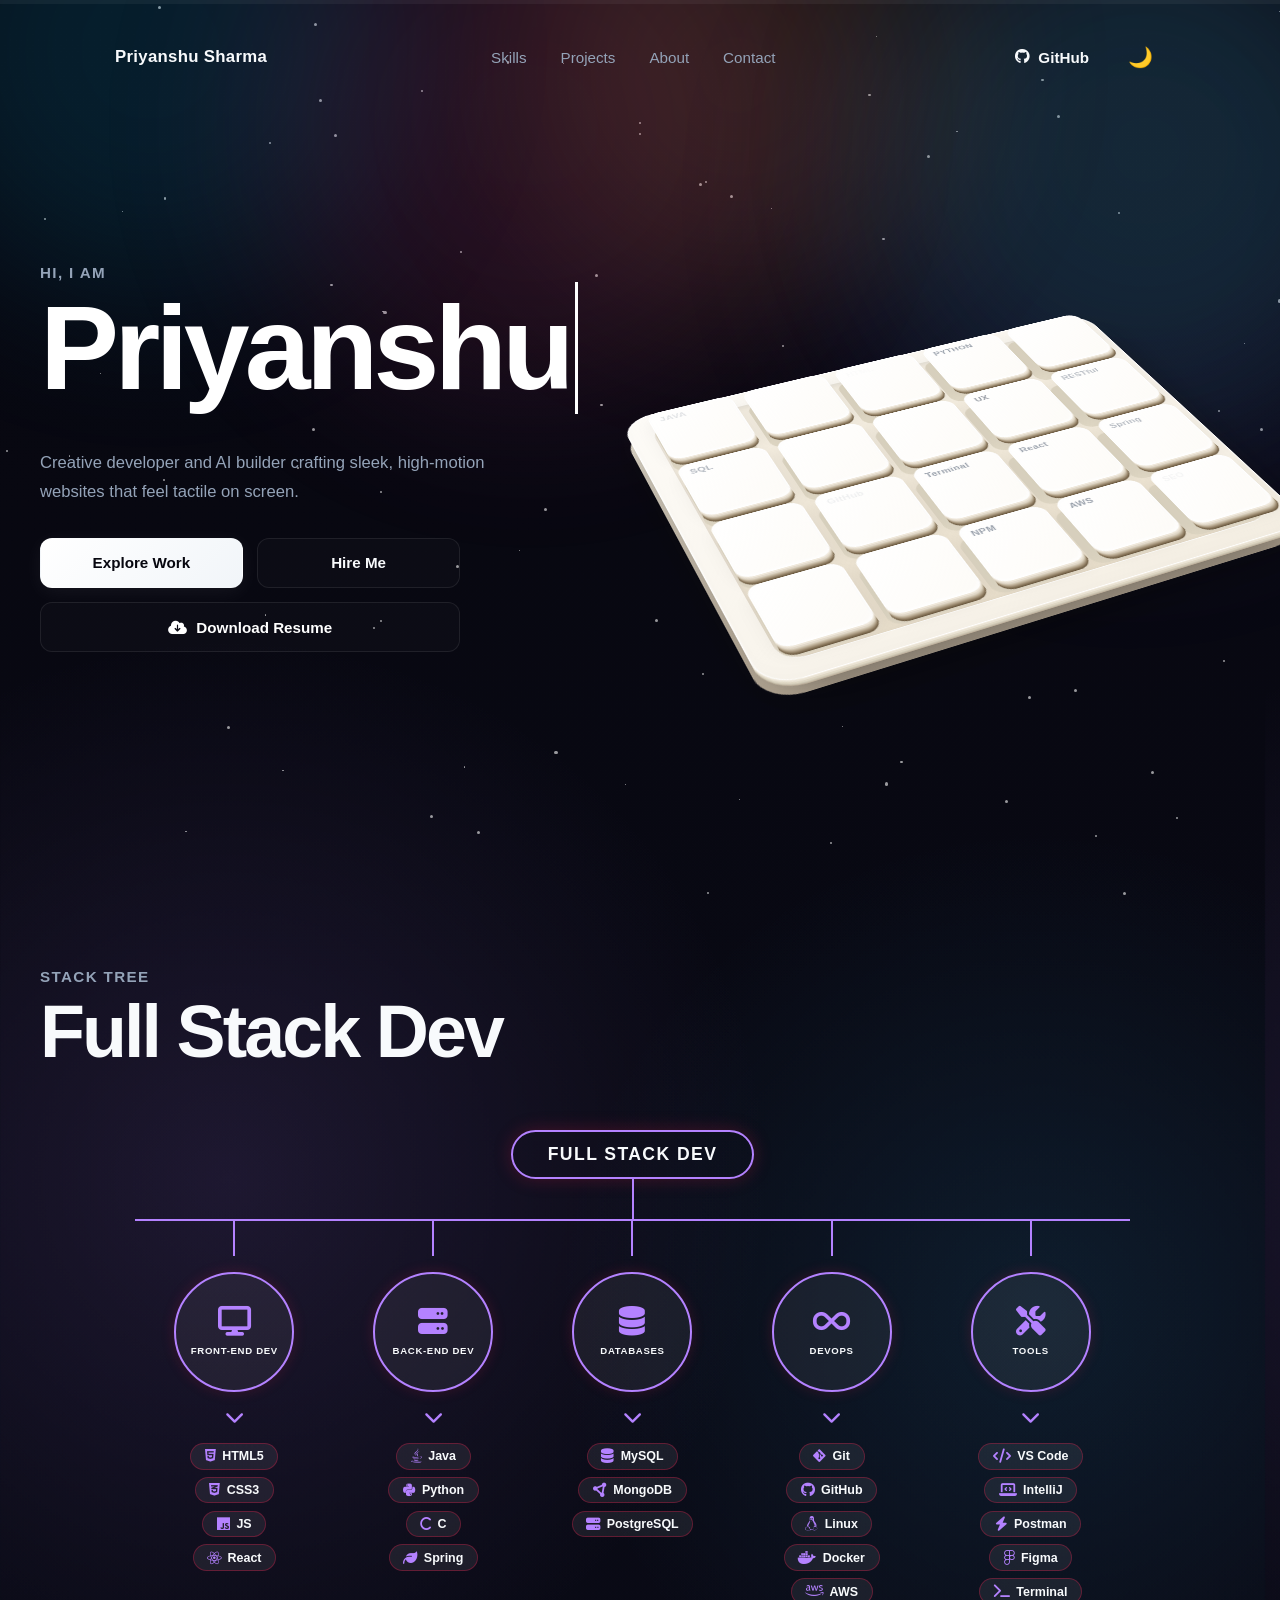
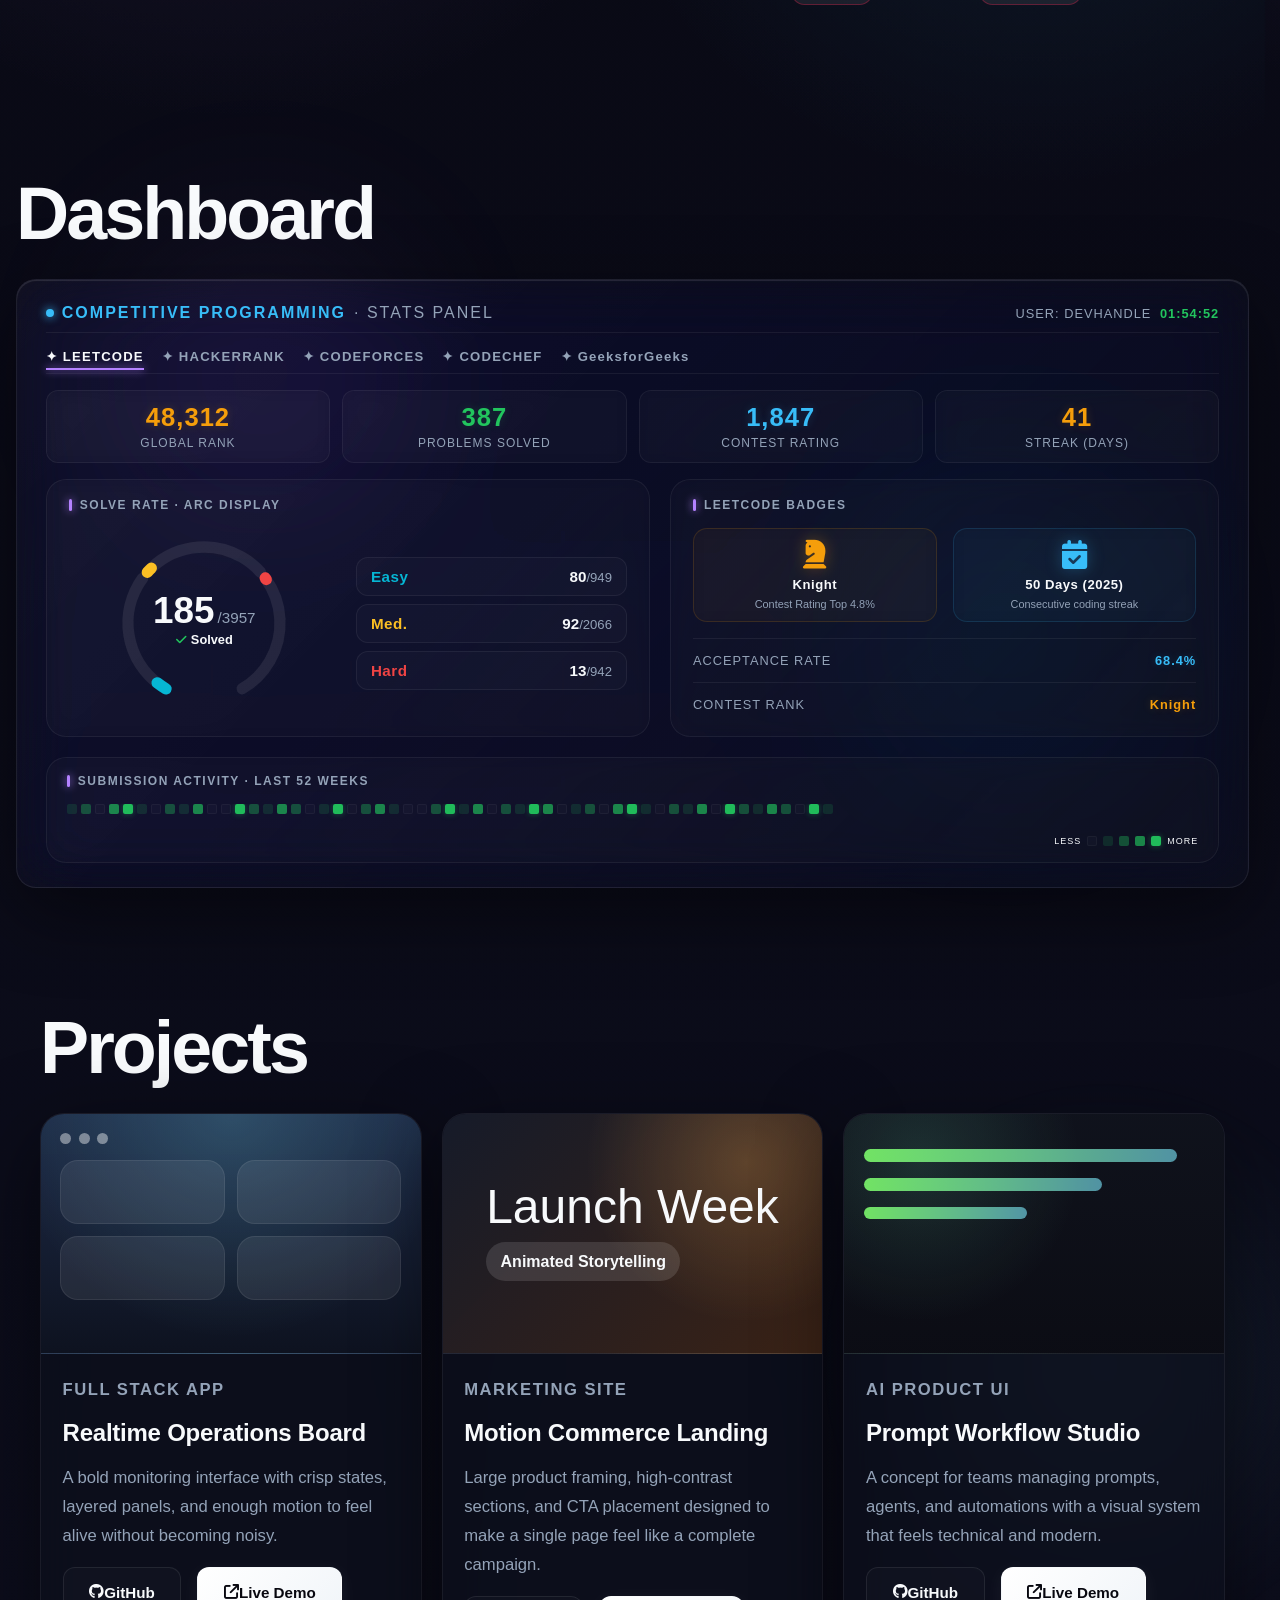
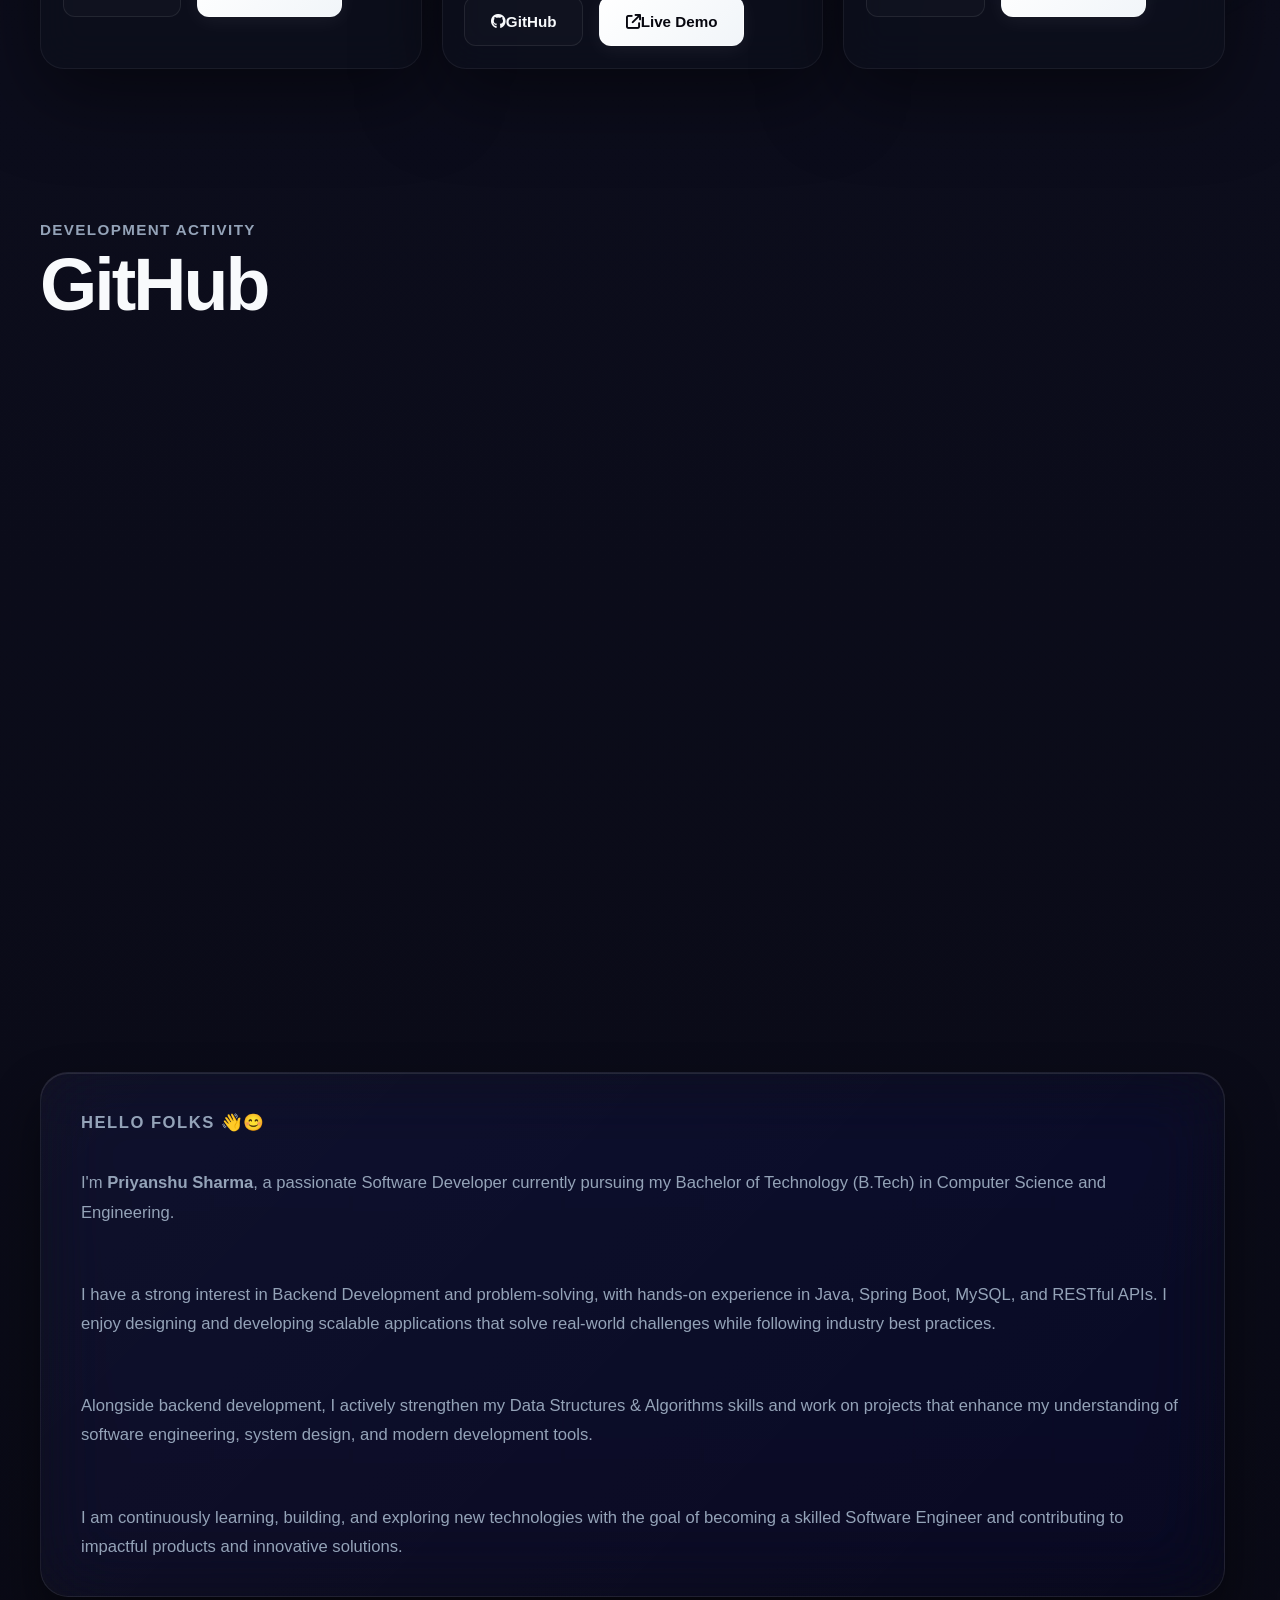
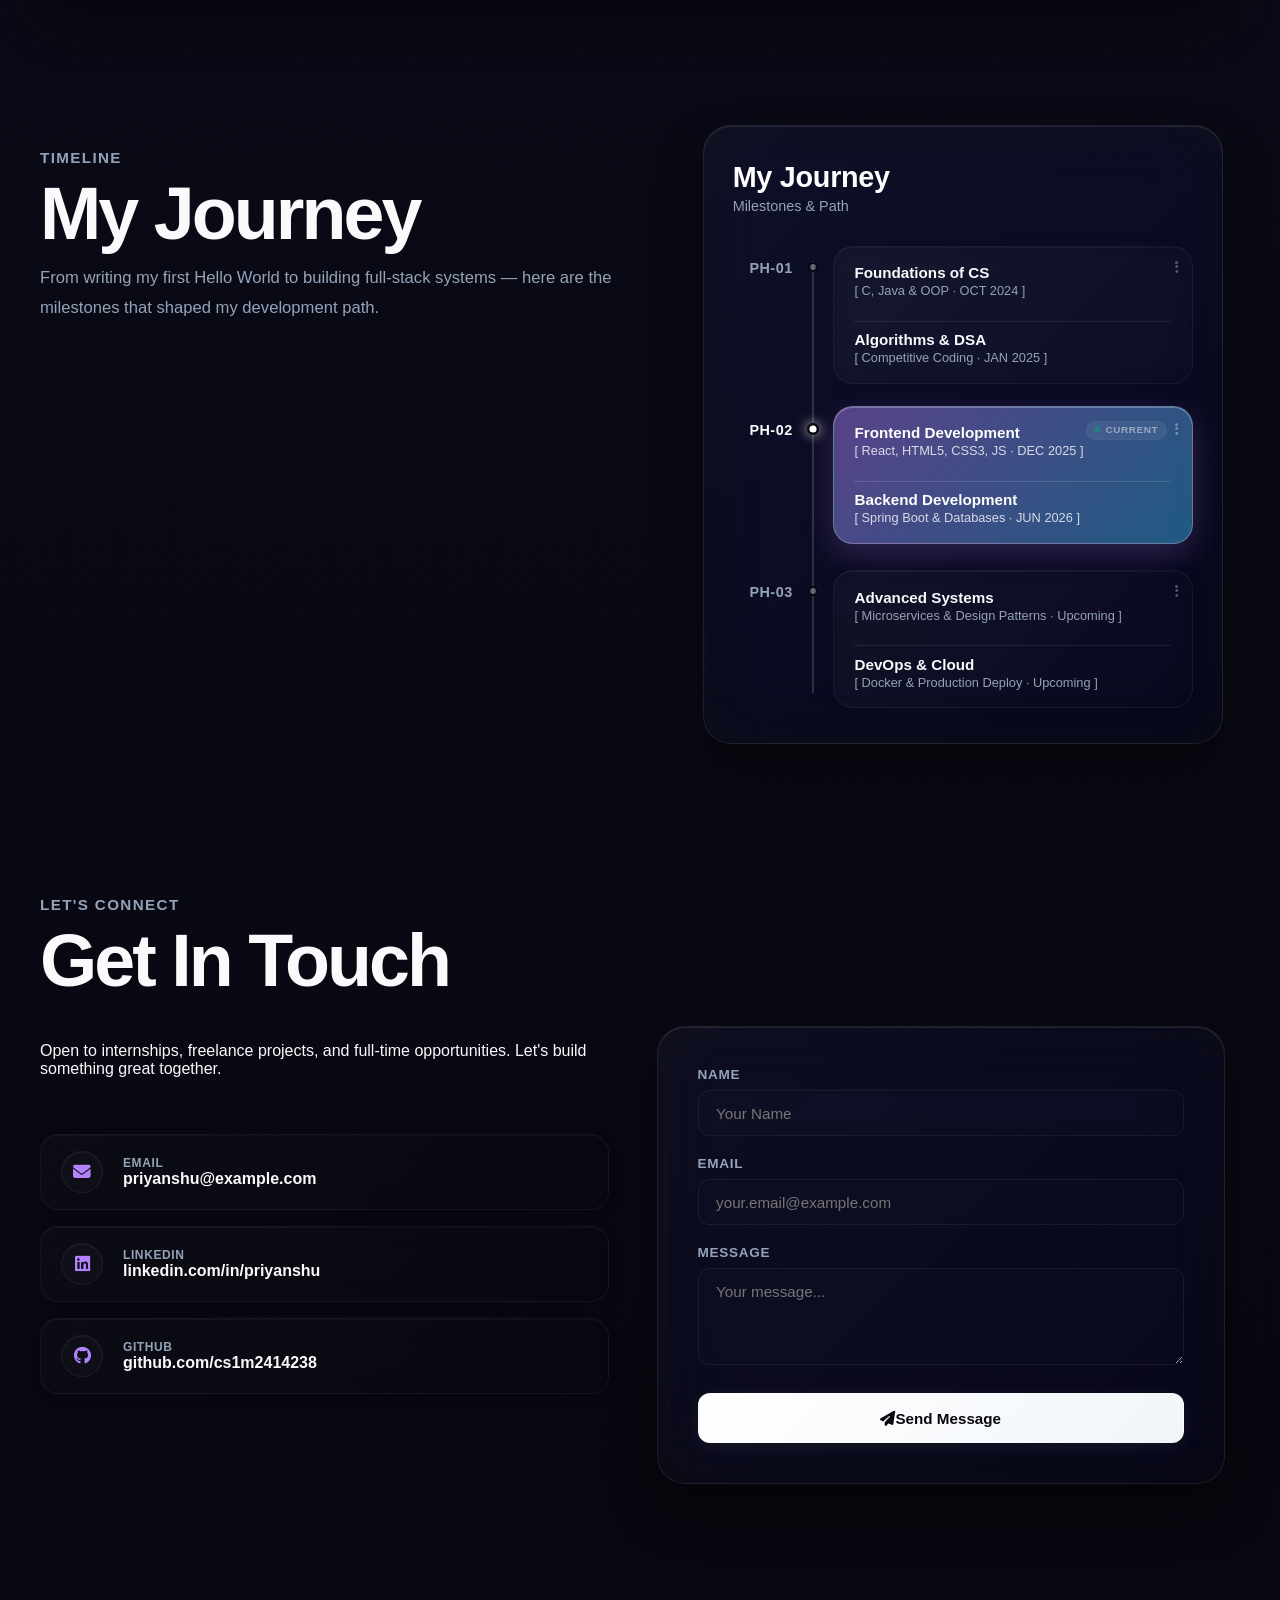
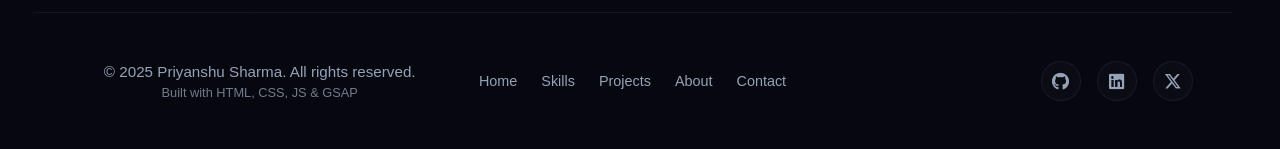
<file: index.html>
<!DOCTYPE html>
<html lang="en">

<head>
  <meta charset="UTF-8">
  <meta name="viewport" content="width=device-width, initial-scale=1.0">
  <meta name="description"
    content="A cinematic portfolio concept with a floating skill board, animated cards, and a bold dark aesthetic.">
  <title>Priyanshu Sharma | Portfolio Concept</title>
  <link rel="stylesheet" href="./css/styles.css">
  <link rel="stylesheet" href="./css/statpannel.css">
  <!-- <link rel="stylesheet" href="./css/welcome.css"> -->
  <link rel="stylesheet" href="https://cdnjs.cloudflare.com/ajax/libs/font-awesome/6.5.1/css/all.min.css" />
  <link rel="preconnect" href="https://fonts.googleapis.com">
  <link rel="preconnect" href="https://fonts.gstatic.com" crossorigin>
  <link href="https://fonts.googleapis.com/css2?family=Raleway:wght@300;400;500;600;700&display=swap" rel="stylesheet">
</head>

<body data-theme="night">
  <!-- <div class="loading">
    <div class="text">
      <div class="welcome-text">
        <div class="dot"></div>
        <h2>Hello</h2>
      </div>
      <div class="welcome-text">
        <div class="dot"></div>
        <h2>Bonjour</h2>
      </div>
      <div class="welcome-text">
        <div class="dot"></div>
        <h2>नमस्ते</h2>
      </div>
      <div class="welcome-text">
        <div class="dot"></div>
        <h2>Hola</h2>
      </div>
      <div class="welcome-text">
        <div class="dot"></div>
        <h2>こんにちは</h2>
      </div>
      <div class="welcome-text">
        <div class="dot"></div>
        <h2>안녕하세요</h2>
      </div>
      <div class="welcome-text">
        <div class="dot"></div>
        <h2>Ciao</h2>
      </div>
      <div class="welcome-text">
        <div class="dot"></div>
        <h2>مرحبا</h2>
      </div>
    </div>
    <div class="loading-round">
      <div class="curve"></div>
    </div>
  </div> -->

  <div class="progress-track" aria-hidden="true">
    <div class="progress-bar" id="progress-bar"></div>
  </div>

  <div class="starfield" id="starfield" aria-hidden="true"></div>
  <div class="noise" aria-hidden="true"></div>
  <div class="ambient ambient-left" aria-hidden="true"></div>
  <div class="ambient ambient-right" aria-hidden="true"></div>
  <div class="ambient ambient-bottom" aria-hidden="true"></div>
  <div class="ambient ambient-fourth" aria-hidden="true"></div>
  <div class="ambient ambient-fifth" aria-hidden="true"></div>

  <header class="site-header">
    <!-- taking name as home button here -->
    <a class="brand" href="#home">Priyanshu Sharma</a>

    <nav class="desktop-nav" aria-label="Primary navigation">
      <a href="#skills">Skills</a>
      <a href="#projects">Projects</a>
      <a href="#about">About</a>
      <a href="#contact">Contact</a>
    </nav>

    <div class="header-actions">
      <a class="gitHub" id="gitHubbutton" href="https://github.com/cs1m2414238" target="_blank" aria-label="GitHub">
        <i class="fa-brands fa-github"></i>
        GitHub
      </a>

      <!-- Button for toggling color theme -->

      <button class="icon-button" id="theme-toggle" type="button" aria-label="Toggle color theme">
        <span class="icon icon-sun" aria-hidden="true"></span>
      </button>
    </div>
  </header>

  <aside class="mobile-menu" id="mobile-menu" aria-label="Mobile navigation">
    <a href="#home">Home</a>
    <a href="#skills">Skills</a>
    <a href="#projects">Projects</a>
    <a href="#about">About</a>
    <a href="#contact">Contact</a>
  </aside>

  <button class="menu-scrim" id="menu-scrim" type="button" aria-label="Close menu"></button>

  <main>
    <section class="hero section" id="home">
      <div class="hero-copy reveal">
        <p class="eyebrow">Hi, I am</p>
        <h1><span id="typing"></span></h1>
        <p class="hero-role">Creative developer and AI builder crafting sleek, high-motion websites that feel tactile on
          screen.</p>

        <div class="hero-buttons-grid">
          <a class="primary-button" href="#projects">Explore Work</a>
          <a class="secondary-button" href="#contact">Hire Me</a>
          <a class="secondary-button resume-btn" href="#" download aria-label="Download Resume">
            <i class="fa-solid fa-cloud-arrow-down"></i> Download Resume
          </a>
        </div>

        <div class="quick-links" aria-label="Quick links">
          <!-- <a href="#skills">Stack</a>
          <a href="#about">Process</a>
          <a href="#contact">Contact</a> -->
        </div>
      </div>
      <div class="hero-visual reveal">
        <div class="skill-board-shell" id="skill-board-shell">
          <div class="skill-board">
            <div class="keys">
              <div class="key coral" style="--rise: 0.3rem;"><i class="fa-brands fa-java" aria-label="JAVA"></i><span
                  class="key-legend-qwerty">JAVA</span></div>
              <div class="key slate" style="--rise: -0.2rem;"><i class="fa-solid fa-c" aria-label="C"></i><span
                  class="key-legend-qwerty">C</span></div>
              <div class="key coral" style="--rise: 0.1rem;"><i class="fa-brands fa-html5" aria-label="HTML"></i><span
                  class="key-legend-qwerty">HTML</span></div>
              <div class="key blue" style="--rise: -0.15rem;"><i class="fa-brands fa-python"
                  aria-label="PYTHON"></i><span class="key-legend-qwerty">PYTHON</span></div>
              <div class="key teal" style="--rise: 0.2rem;"><i class="fa-solid fa-brain" aria-label="AI"></i><span
                  class="key-legend-qwerty">AI</span></div>

              <div class="key slate" style="--rise: -0.1rem;"><i class="fa-solid fa-database" aria-label="SQL"></i><span
                  class="key-legend-qwerty">SQL</span></div>
              <div class="key cyan" style="--rise: 0.15rem;"><i class="fa-brands fa-css3-alt" aria-label="CSS"></i><span
                  class="key-legend-qwerty">CSS</span></div>
              <div class="key amber" style="--rise: -0.2rem;"><i class="fa-brands fa-js" aria-label="JS"></i><span
                  class="key-legend-qwerty">JS</span></div>
              <div class="key graphite" style="--rise: 0.2rem;"><i class="fa-solid fa-bezier-curve"
                  aria-label="UX"></i><span class="key-legend-qwerty">UX</span></div>
              <div class="key gold" style="--rise: -0.1rem;"><i class="fa-solid fa-gears" aria-label="RESTful"></i><span
                  class="key-legend-qwerty">RESTful</span></div>

              <div class="key coral" style="--rise: 0.2rem;"><i class="fa-brands fa-git-alt" aria-label="Git"></i><span
                  class="key-legend-qwerty">Git</span></div>
              <div class="key slate" style="--rise: -0.15rem;"><i class="fa-brands fa-github" aria-label="GH"></i><span
                  class="key-legend-qwerty">GitHub</span></div>
              <div class="key deep" style="--rise: 0.25rem;"><i class="fa-solid fa-terminal" aria-label="CMD"></i><span
                  class="key-legend-qwerty">Terminal</span></div>
              <div class="key blue" style="--rise: -0.1rem;"><i class="fa-brands fa-react" aria-label="NEXT"></i><span
                  class="key-legend-qwerty">React</span></div>
              <div class="key green" style="--rise: 0.15rem;"><i class="fa-solid fa-leaf" aria-label="Spring"></i><span
                  class="key-legend-qwerty">Spring</span></div>

              <div class="key white" style="--rise: -0.05rem;"><i class="fa-brands fa-linux"
                  aria-label="LINUX"></i><span class="key-legend-qwerty">Linux</span></div>
              <div class="key aqua" style="--rise: 0.12rem;"><i class="fa-brands fa-docker"
                  aria-label="DOCKER"></i><span class="key-legend-qwerty">Docker</span></div>
              <div class="key lime" style="--rise: -0.12rem;"><i class="fa-brands fa-npm" aria-label="NPM"></i><span
                  class="key-legend-qwerty">NPM</span></div>
              <div class="key amber" style="--rise: 0.18rem;"><i class="fa-brands fa-aws" aria-label="AWS"></i><span
                  class="key-legend-qwerty">AWS</span></div>
              <div class="key slate" style="--rise: -0.12rem;"><i class="fa-solid fa-chart-line"
                  aria-label="SEO"></i><span class="key-legend-qwerty">SEO</span></div>
            </div>
          </div>
        </div>
      </div>
    </section>


    <!--  2. STACK TREE ========================= -->
    <section class="learning-stacktree section" id="learning-stacktree">
      <div class="section-heading reveal">
        <p class="section-kicker">Stack Tree</p>
        <h2>Full Stack Dev</h2>
      </div>

      <!-- Stack Tree Diagram -->
      <div class="stack-tree reveal">
        <!-- Root Node -->
        <div class="stack-root">
          <span>FULL STACK DEV</span>
        </div>
        <!-- Connector line from root down -->
        <div class="stack-root-line"></div>
        <!-- Horizontal branch line -->
        <div class="stack-branch-line"></div>
        <!-- 5 Category Pillars -->
        <div class="stack-categories">
          <!-- Front-End -->
          <div class="stack-col">
            <div class="stack-col-line"></div>
            <div class="stack-category-node">
              <i class="fa-solid fa-display"></i>
              <span>FRONT-END DEV</span>
            </div>
            <i class="fa-solid fa-chevron-down stack-chevron"></i>
            <div class="stack-tech-chips">
              <span class="tech-chip"><i class="fa-brands fa-html5"></i> HTML5</span>
              <span class="tech-chip"><i class="fa-brands fa-css3-alt"></i> CSS3</span>
              <span class="tech-chip"><i class="fa-brands fa-js"></i> JS</span>
              <span class="tech-chip"><i class="fa-brands fa-react"></i> React</span>
            </div>
          </div>
          <!-- Back-End -->
          <div class="stack-col">
            <div class="stack-col-line"></div>
            <div class="stack-category-node">
              <i class="fa-solid fa-server"></i>
              <span>BACK-END DEV</span>
            </div>
            <i class="fa-solid fa-chevron-down stack-chevron"></i>
            <div class="stack-tech-chips">
              <span class="tech-chip"><i class="fa-brands fa-java"></i> Java</span>
              <span class="tech-chip"><i class="fa-brands fa-python"></i> Python</span>
              <span class="tech-chip"><i class="fa-solid fa-c"></i> C</span>
              <span class="tech-chip"><i class="fa-solid fa-leaf"></i> Spring</span>
            </div>
          </div>
          <!-- Databases -->
          <div class="stack-col">
            <div class="stack-col-line"></div>
            <div class="stack-category-node">
              <i class="fa-solid fa-database"></i>
              <span>DATABASES</span>
            </div>
            <i class="fa-solid fa-chevron-down stack-chevron"></i>
            <div class="stack-tech-chips">
              <span class="tech-chip"><i class="fa-solid fa-database"></i> MySQL</span>
              <span class="tech-chip"><i class="fa-solid fa-circle-nodes"></i> MongoDB</span>
              <span class="tech-chip"><i class="fa-solid fa-server"></i> PostgreSQL</span>
            </div>
          </div>
          <!-- DevOps -->
          <div class="stack-col">
            <div class="stack-col-line"></div>
            <div class="stack-category-node">
              <i class="fa-solid fa-infinity"></i>
              <span>DEVOPS</span>
            </div>
            <i class="fa-solid fa-chevron-down stack-chevron"></i>
            <div class="stack-tech-chips">
              <span class="tech-chip"><i class="fa-brands fa-git-alt"></i> Git</span>
              <span class="tech-chip"><i class="fa-brands fa-github"></i> GitHub</span>
              <span class="tech-chip"><i class="fa-brands fa-linux"></i> Linux</span>
              <span class="tech-chip"><i class="fa-brands fa-docker"></i> Docker</span>
              <span class="tech-chip"><i class="fa-brands fa-aws"></i> AWS</span>
            </div>
          </div>
          <!-- Tools -->
          <div class="stack-col">
            <div class="stack-col-line"></div>
            <div class="stack-category-node">
              <i class="fa-solid fa-screwdriver-wrench"></i>
              <span>TOOLS</span>
            </div>
            <i class="fa-solid fa-chevron-down stack-chevron"></i>
            <div class="stack-tech-chips">
              <span class="tech-chip"><i class="fa-solid fa-code"></i> VS Code</span>
              <span class="tech-chip"><i class="fa-solid fa-laptop-code"></i> IntelliJ</span>
              <span class="tech-chip"><i class="fa-solid fa-bolt"></i> Postman</span>
              <span class="tech-chip"><i class="fa-brands fa-figma"></i> Figma</span>
              <span class="tech-chip"><i class="fa-solid fa-terminal"></i> Terminal</span>
            </div>
          </div>
        </div>
      </div>
    </section>


    <!-- -------------------------- 3. Competetive coding section ----------------- -->
    <section class="section" id="stats-panel-section">
      <div class="section-heading reveal">
        <h2>Dashboard</h2>
      </div>

      <!-- stats card with glassmorphism applied -->
      <article class="stats-card reveal">
        <!-- Header Block -->
        <div class="header">
          <div class="title-group">
            <span class="orange-dot"></span>
            <span class="panel-title">COMPETITIVE PROGRAMMING</span>
            <span class="panel-subtitle">· STATS PANEL</span>
          </div>
          <div class="user-info">
            USER: devhandle <span class="user-status">01:54:52</span>
          </div>
        </div>

        <!-- Sub Navigation Tabs -->
        <div class="tabs">
          <div class="tab active">✦ LEETCODE</div>
          <div class="tab">✦ HACKERRANK</div>
          <div class="tab">✦ CODEFORCES</div>
          <div class="tab">✦ CODECHEF</div>
          <div class="tab">✦ GeeksforGeeks</div>
        </div>

        <!-- Tab Content Wrapper -->
        <div id="stats-tab-content">
          <!-- Upper Stats Summary Metrics Box Grid -->
          <div class="summary-grid">
            <div class="stat-card">
              <div class="stat-value val-orange">48,312</div>
              <div class="stat-label">Global Rank</div>
            </div>
            <div class="stat-card">
              <div class="stat-value val-green">387</div>
              <div class="stat-label">Problems Solved</div>
            </div>
            <div class="stat-card">
              <div class="stat-value val-blue">1,847</div>
              <div class="stat-label">Contest Rating</div>
            </div>
            <div class="stat-card">
              <div class="stat-value val-orange">41</div>
              <div class="stat-label">Streak (Days)</div>
            </div>
          </div>

          <!-- Main Content Layout splits Split Columns -->
          <div class="main-content">
            <!-- Left Panel: Solve Rate -->
            <div class="panel-box">
              <div class="box-header">Solve Rate · Arc Display</div>

              <div class="solve-rate-container">
                <!-- Left Column (Circle) -->
                <div class="solve-rate-left">
                  <!-- Circular Arc Indicator -->
                  <div class="circle-indicator-wrapper">
                    <svg class="leetcode-svg" viewBox="0 0 100 100">
                      <!-- Background Track with bottom gap (continuous, hidden by default) -->
                      <circle id="graycircle" cx="50" cy="50" r="40" fill="none" stroke="rgba(255, 255, 255, 0.08)"
                        stroke-width="6" stroke-dasharray="211.3 251.3" stroke-linecap="round"
                        transform="rotate(120 50 50)" style="opacity: 0;" />
                      <!-- Background Track Segments with cuts (visible by default) -->
                      <circle class="track-segment" id="easytrack" cx="50" cy="50" r="40" fill="none"
                        stroke="rgba(255, 255, 255, 0.08)" stroke-width="6" stroke-dasharray="67 251.3"
                        stroke-dashoffset="0" stroke-linecap="round" transform="rotate(120 50 50)" />
                      <circle class="track-segment" id="medtrack" cx="50" cy="50" r="40" fill="none"
                        stroke="rgba(255, 255, 255, 0.08)" stroke-width="6" stroke-dasharray="67 251.3"
                        stroke-dashoffset="-71" stroke-linecap="round" transform="rotate(120 50 50)" />
                      <circle class="track-segment" id="hardtrack" cx="50" cy="50" r="40" fill="none"
                        stroke="rgba(255, 255, 255, 0.08)" stroke-width="6" stroke-dasharray="67 251.3"
                        stroke-dashoffset="-142" stroke-linecap="round" transform="rotate(120 50 50)" />
                      <!-- Easy Arc (green/teal) -->
                      <circle id="easycircle" cx="50" cy="50" r="40" fill="none" stroke="#06b6d4" stroke-width="6"
                        stroke-dasharray="67 251.3" stroke-dashoffset="0" stroke-linecap="round"
                        transform="rotate(120 50 50)" />
                      <!-- Medium Arc (yellow) -->
                      <circle id="medcircle" cx="50" cy="50" r="40" fill="none" stroke="#fbbf24" stroke-width="6"
                        stroke-dasharray="67 251.3" stroke-dashoffset="-71" stroke-linecap="round"
                        transform="rotate(120 50 50)" />
                      <!-- Hard Arc (red) -->
                      <circle id="hardcircle" cx="50" cy="50" r="40" fill="none" stroke="#ef4444" stroke-width="6"
                        stroke-dasharray="67 251.3" stroke-dashoffset="-142" stroke-linecap="round"
                        transform="rotate(120 50 50)" />
                    </svg>

                    <!-- Inner stats overlay -->
                    <div class="circle-inner-content">
                      <div style="display: flex; align-items: baseline; justify-content: center; gap: 2px;">
                        <span class="solved-count">185</span>
                        <span class="total-count">/3957</span>
                      </div>
                      <div class="solved-label">
                        <i class="fa-solid fa-check" style="color: #22c55e; font-size: 0.75rem;"></i> Solved
                      </div>
                    </div>
                  </div>
                </div>

                <!-- Right Column (Cards) -->
                <div class="solve-rate-right">
                  <!-- Stacked Difficulty Cards -->
                  <div class="difficulty-cards-stack">
                    <!-- Easy -->
                    <div class="diff-card-item">
                      <span class="card-label-easy">Easy</span>
                      <span class="card-values">80<span>/949</span></span>
                    </div>

                    <!-- Medium -->
                    <div class="diff-card-item">
                      <span class="card-label-medium">Med.</span>
                      <span class="card-values">92<span>/2066</span></span>
                    </div>

                    <!-- Hard -->
                    <div class="diff-card-item">
                      <span class="card-label-hard">Hard</span>
                      <span class="card-values">13<span>/942</span></span>
                    </div>
                  </div>
                </div>
              </div>
            </div>

            <!-- Right Panel: Badges -->
            <div class="panel-box">
              <div class="box-header">LeetCode Badges</div>

              <div class="badges-container">
                <!-- Knight Badge -->
                <div class="badge-item badge-knight">
                  <div class="badge-icon-knight">
                    <i class="fa-solid fa-chess-knight"></i>
                  </div>
                  <div class="badge-name">Knight</div>
                  <div class="badge-desc">Contest Rating Top 4.8%</div>
                </div>

                <!-- Streak Badge -->
                <div class="badge-item badge-streak">
                  <div class="badge-icon-streak">
                    <i class="fa-solid fa-calendar-check"></i>
                  </div>
                  <div class="badge-name">50 Days (2025)</div>
                  <div class="badge-desc">Consecutive coding streak</div>
                </div>
              </div>

              <div class="meta-row">
                <span class="meta-label">Acceptance Rate</span>
                <span class="meta-val-blue">68.4%</span>
              </div>
              <div class="meta-row">
                <span class="meta-label">Contest Rank</span>
                <span class="meta-val-orange">Knight</span>
              </div>
            </div>
          </div>
        </div>

        <!-- Heatmap Submission Matrix Row -->
        <div class="heatmap-box">
          <div class="box-header">Submission Activity · Last 52 Weeks</div>
          <div class="heatmap-wrapper">
            <div class="heatmap-cell cell-1"></div>
            <div class="heatmap-cell cell-2"></div>
            <div class="heatmap-cell cell-0"></div>
            <div class="heatmap-cell cell-3"></div>
            <div class="heatmap-cell cell-4"></div>
            <div class="heatmap-cell cell-1"></div>
            <div class="heatmap-cell cell-0"></div>
            <div class="heatmap-cell cell-2"></div>
            <div class="heatmap-cell cell-1"></div>
            <div class="heatmap-cell cell-3"></div>
            <div class="heatmap-cell cell-0"></div>
            <div class="heatmap-cell cell-0"></div>
            <div class="heatmap-cell cell-4"></div>
            <div class="heatmap-cell cell-2"></div>
            <div class="heatmap-cell cell-1"></div>
            <div class="heatmap-cell cell-3"></div>
            <div class="heatmap-cell cell-2"></div>
            <div class="heatmap-cell cell-0"></div>
            <div class="heatmap-cell cell-1"></div>
            <div class="heatmap-cell cell-4"></div>
            <div class="heatmap-cell cell-0"></div>
            <div class="heatmap-cell cell-2"></div>
            <div class="heatmap-cell cell-3"></div>
            <div class="heatmap-cell cell-1"></div>
            <div class="heatmap-cell cell-0"></div>
            <div class="heatmap-cell cell-0"></div>
            <div class="heatmap-cell cell-2"></div>
            <div class="heatmap-cell cell-4"></div>
            <div class="heatmap-cell cell-1"></div>
            <div class="heatmap-cell cell-3"></div>
            <div class="heatmap-cell cell-0"></div>
            <div class="heatmap-cell cell-2"></div>
            <div class="heatmap-cell cell-1"></div>
            <div class="heatmap-cell cell-4"></div>
            <div class="heatmap-cell cell-3"></div>
            <div class="heatmap-cell cell-0"></div>
            <div class="heatmap-cell cell-1"></div>
            <div class="heatmap-cell cell-2"></div>
            <div class="heatmap-cell cell-0"></div>
            <div class="heatmap-cell cell-3"></div>
            <div class="heatmap-cell cell-4"></div>
            <div class="heatmap-cell cell-1"></div>
            <div class="heatmap-cell cell-0"></div>
            <div class="heatmap-cell cell-2"></div>
            <div class="heatmap-cell cell-1"></div>
            <div class="heatmap-cell cell-3"></div>
            <div class="heatmap-cell cell-0"></div>
            <div class="heatmap-cell cell-4"></div>
            <div class="heatmap-cell cell-2"></div>
            <div class="heatmap-cell cell-1"></div>
            <div class="heatmap-cell cell-3"></div>
            <div class="heatmap-cell cell-2"></div>
            <div class="heatmap-cell cell-0"></div>
            <div class="heatmap-cell cell-4"></div>
            <div class="heatmap-cell cell-1"></div>
          </div>
          <div class="heatmap-legend"
            style="display: flex; align-items: center; justify-content: flex-end; gap: 6px; font-size: 9px; color: var(--text-muted); margin-top: 10px; text-transform: uppercase; letter-spacing: 1px;">
            <span>Less</span>
            <div class="heatmap-cell cell-0" style="margin: 0;"></div>
            <div class="heatmap-cell cell-1" style="margin: 0;"></div>
            <div class="heatmap-cell cell-2" style="margin: 0;"></div>
            <div class="heatmap-cell cell-3" style="margin: 0;"></div>
            <div class="heatmap-cell cell-4" style="margin: 0;"></div>
            <span>More</span>
          </div>
        </div>
      </article>
    </section>


    <!-- ========================= 4. PROJECTS SECTION ========================= -->
    <section class="section projects-section" id="projects">
      <div class="section-heading reveal">
        <p class="section-kicker"></p>
        <h2>Projects</h2>
      </div>

      <div class="projects-grid">
        <article class="project-card reveal">
          <div class="project-visual visual-ops">
            <div class="window-dots">
              <span></span>
              <span></span>
              <span></span>
            </div>
            <div class="mock-grid">
              <span></span>
              <span></span>
              <span></span>
              <span></span>
            </div>
          </div>
          <div class="project-copy">
            <p class="project-type">Full Stack App</p>
            <h3>Realtime Operations Board</h3>
            <p>A bold monitoring interface with crisp states, layered panels, and enough motion to feel alive without
              becoming noisy.</p>
            <div class="project-links" style="display: flex; gap: 1rem; margin-top: 1rem;">
              <a href="#" class="secondary-button" aria-label="GitHub"><i class="fa-brands fa-github"></i> GitHub</a>
              <a href="#" class="primary-button" aria-label="Live Demo"><i
                  class="fa-solid fa-arrow-up-right-from-square"></i> Live Demo</a>
            </div>
          </div>
        </article>

        <article class="project-card reveal">
          <div class="project-visual visual-commerce">
            <div class="visual-copy">Launch Week</div>
            <div class="visual-pill">Animated Storytelling</div>
          </div>
          <div class="project-copy">
            <p class="project-type">Marketing Site</p>
            <h3>Motion Commerce Landing</h3>
            <p>Large product framing, high-contrast sections, and CTA placement designed to make a single page feel like
              a complete campaign.</p>
            <div class="project-links" style="display: flex; gap: 1rem; margin-top: 1rem;">
              <a href="#" class="secondary-button"><i class="fa-brands fa-github"></i> GitHub</a>
              <a href="#" class="primary-button"><i class="fa-solid fa-arrow-up-right-from-square"></i> Live Demo</a>
            </div>
          </div>
        </article>

        <article class="project-card reveal">
          <div class="project-visual visual-lab">
            <div class="terminal-line wide"></div>
            <div class="terminal-line mid"></div>
            <div class="terminal-line short"></div>
          </div>
          <div class="project-copy">
            <p class="project-type">AI Product UI</p>
            <h3>Prompt Workflow Studio</h3>
            <p>A concept for teams managing prompts, agents, and automations with a visual system that feels technical
              and modern.</p>
            <div class="project-links" style="display: flex; gap: 1rem; margin-top: 1rem;">
              <a href="#" class="secondary-button"><i class="fa-brands fa-github"></i> GitHub</a>
              <a href="#" class="primary-button"><i class="fa-solid fa-arrow-up-right-from-square"></i> Live Demo</a>
            </div>
          </div>
        </article>
      </div>
    </section>

    <!-- ========================= 6. GITHUB SECTION ========================= -->
    <section class="section" id="github">
      <div class="section-heading reveal">
        <p class="section-kicker">Development Activity</p>
        <h2>GitHub</h2>
      </div>
      <div class="glass-card github-card reveal">
        <i class="fa-brands fa-github github-icon"></i>
        <h3 class="github-title">Open Source &amp; Repositories</h3>
        <p class="github-desc">Explore my latest commits, repositories, and open source work.</p>
        <div class="github-stats-row">
          <div class="github-stat-item">
            <h4 class="github-stat-number">30+</h4>
            <span class="github-stat-label">Repositories</span>
          </div>
          <div class="github-stat-item">
            <h4 class="github-stat-number">1,200+</h4>
            <span class="github-stat-label">Contributions</span>
          </div>
        </div>
        <a class="primary-button" href="https://github.com/" target="_blank" rel="noopener">
          View GitHub Profile
        </a>
      </div>
    </section>

    <!-- ========================= 8. ABOUT SECTION ========================= -->
    <section class="section" id="about">
      <div class="section-heading reveal">
        <p class="section-kicker"></p>
        <h2>About Me</h2>
      </div>
      <div class="about-grid">
        <article class="glass-card personal-story-card reveal">
          <p class="card-label">Hello Folks <span class="waving-hand">👋😊</span></p>
          <div class="story-paragraphs" style="display: flex; flex-direction: column; gap: 1.25rem; font-size: 1.1rem; line-height: 1.8; text-align: left;">
            <p>I'm <strong>Priyanshu Sharma</strong>, a passionate Software Developer currently pursuing my Bachelor of Technology (B.Tech) in Computer Science and Engineering.</p>
            <p>I have a strong interest in Backend Development and problem-solving, with hands-on experience in Java, Spring Boot, MySQL, and RESTful APIs. I enjoy designing and developing scalable applications that solve real-world challenges while following industry best practices.</p>
            <p>Alongside backend development, I actively strengthen my Data Structures & Algorithms skills and work on projects that enhance my understanding of software engineering, system design, and modern development tools.</p>
            <p>I am continuously learning, building, and exploring new technologies with the goal of becoming a skilled Software Engineer and contributing to impactful products and innovative solutions.</p>
          </div>
        </article>
      </div>
    </section>

    <!-- ========================= 9. JOURNEY / TIMELINE ========================= -->
    <section class="section" id="journey">
      <div class="about-layout">
        <div class="section-heading reveal">
          <p class="section-kicker">Timeline</p>
          <h2>My Journey</h2>
          <p class="about-copy">From writing my first Hello World to building full-stack systems — here are the
            milestones that shaped my development path.</p>
        </div>
        <div class="journey-schedule-container reveal">
          <div class="schedule-header">
            <h3>My Journey</h3>
            <p>Milestones &amp; Path</p>
          </div>
          <div class="schedule-timeline">
            <!-- Phase 1 -->
            <div class="schedule-row">
              <div class="schedule-label">PH-01</div>
              <div class="schedule-dot-container">
                <div class="schedule-dot"></div>
              </div>
              <div class="schedule-card">
                <div class="card-options"><i class="fa-solid fa-ellipsis-vertical"></i></div>
                <div class="schedule-card-content">
                  <div class="schedule-item">
                    <h4>Foundations of CS</h4>
                    <p class="schedule-time">[ C, Java &amp; OOP · OCT 2024 ]</p>
                  </div>
                  <div class="schedule-item">
                    <h4>Algorithms &amp; DSA</h4>
                    <p class="schedule-time">[ Competitive Coding · JAN 2025 ]</p>
                  </div>
                </div>
              </div>
            </div>

            <!-- Phase 2 -->
            <div class="schedule-row active">
              <div class="schedule-label">PH-02</div>
              <div class="schedule-dot-container">
                <div class="schedule-dot"></div>
              </div>
              <div class="schedule-card active-gradient">
                <div class="card-options"><span class="current-badge">CURRENT</span><i class="fa-solid fa-ellipsis-vertical"></i></div>
                <div class="schedule-card-content">
                  <div class="schedule-item">
                    <h4>Frontend Development</h4>
                    <p class="schedule-time">[ React, HTML5, CSS3, JS · DEC 2025  ]</p>
                  </div>
                  <div class="schedule-item">
                    <h4>Backend Development</h4>
                    <p class="schedule-time">[ Spring Boot &amp; Databases · JUN 2026 ]</p>
                  </div>
                </div>
              </div>
            </div>

            <!-- Phase 3 -->
            <div class="schedule-row">
              <div class="schedule-label">PH-03</div>
              <div class="schedule-dot-container">
                <div class="schedule-dot"></div>
              </div>
              <div class="schedule-card">
                <div class="card-options"><i class="fa-solid fa-ellipsis-vertical"></i></div>
                <div class="schedule-card-content">
                  <div class="schedule-item">
                    <h4>Advanced Systems</h4>
                    <p class="schedule-time">[ Microservices &amp; Design Patterns · Upcoming ]</p>
                  </div>
                  <div class="schedule-item">
                    <h4>DevOps &amp; Cloud</h4>
                    <p class="schedule-time">[ Docker &amp; Production Deploy · Upcoming ]</p>
                  </div>
                </div>
              </div>
            </div>
          </div>
        </div>
      </div>
    </section>

    
    <!-- ========================= 11. CONTACT SECTION ========================= -->
    <section class="section contact-section" id="contact">
      <div class="section-heading reveal">
        <p class="section-kicker">Let's Connect</p>
        <h2>Get In Touch</h2>
      </div>
      <div class="contact-grid reveal">
        <!-- Ways to connect -->
        <div class="contact-info">
          <p>Open to internships, freelance projects, and full-time opportunities. Let's build something great together.
          </p>
          <div class="contact-links">
            <a href="mailto:[EMAIL_ADDRESS]" class="contact-link-item">
              <div class="contact-link-icon"><i class="fa-solid fa-envelope"></i></div>
              <div class="contact-link-details">
                <span class="contact-link-label">Email</span>
                <span class="contact-link-value">priyanshu@example.com</span>
              </div>
            </a>
            <a href="https://linkedin.com/" target="_blank" rel="noopener" class="contact-link-item">
              <div class="contact-link-icon"><i class="fa-brands fa-linkedin"></i></div>
              <div class="contact-link-details">
                <span class="contact-link-label">LinkedIn</span>
                <span class="contact-link-value">linkedin.com/in/priyanshu</span>
              </div>
            </a>
            <a href="https://github.com/" target="_blank" rel="noopener" class="contact-link-item">
              <div class="contact-link-icon"><i class="fa-brands fa-github"></i></div>
              <div class="contact-link-details">
                <span class="contact-link-label">GitHub</span>
                <span class="contact-link-value">github.com/cs1m2414238</span>
              </div>
            </a>
          </div>
        </div>

        <!-- Contact form -->
        <div class="glass-card contact-form-card">
          <form class="contact-form" action="#" method="POST"
            onsubmit="event.preventDefault(); alert('Message sent!');">
            <div class="form-group">
              <label for="form-name">Name</label>
              <input type="text" id="form-name" placeholder="Your Name" required class="contact-input">
            </div>
            <div class="form-group">
              <label for="form-email">Email</label>
              <input type="email" id="form-email" placeholder="your.email@example.com" required class="contact-input">
            </div>
            <div class="form-group">
              <label for="form-message">Message</label>
              <textarea id="form-message" rows="4" placeholder="Your message..." required
                class="contact-input"></textarea>
            </div>
            <button type="submit" class="primary-button contact-submit-btn">
              <i class="fa-solid fa-paper-plane"></i> Send Message
            </button>
          </form>
        </div>
      </div>
    </section>
  </main>

  <!-- ========================= FOOTER ========================= -->
  <footer class="site-footer">
    <div class="footer-grid">
      <!-- Info & copyright -->
      <div class="footer-info">
        <p class="footer-copyright">&copy; 2025 Priyanshu Sharma. All rights reserved.</p>
        <p class="footer-tech-stack">Built with HTML, CSS, JS &amp; GSAP</p>
      </div>

      <!-- Quick navigation -->
      <nav class="footer-nav" aria-label="Footer Navigation">
        <a href="#home">Home</a>
        <a href="#learning-stacktree">Skills</a>
        <a href="#projects">Projects</a>
        <a href="#about">About</a>
        <a href="#contact">Contact</a>
      </nav>

      <!-- Social links -->
      <div class="footer-socials">
        <a href="https://github.com/cs1m2414238" target="_blank" rel="noopener" aria-label="GitHub"><i
            class="fa-brands fa-github"></i></a>
        <a href="https://linkedin.com/" target="_blank" rel="noopener" aria-label="LinkedIn"><i
            class="fa-brands fa-linkedin"></i></a>
        <a href="https://x.com/" target="_blank" rel="noopener" aria-label="X"><i
            class="fa-brands fa-x-twitter"></i></a>    
      </div>
    </div>
  </footer>

  <!-- Load external libraries first -->
  <script src="https://cdn.jsdelivr.net/npm/gsap@3.12.5/dist/gsap.min.js"></script>

  <!-- Preloader welcome animation -->
  <!-- <script src="./js/welcome.js"></script> -->
  <script src="./js/statpannel.js"></script>
  <script src="./js/script.js"></script>
  <script src="./js/keyboardlighting.js"></script>
</body>

</html>
</file>
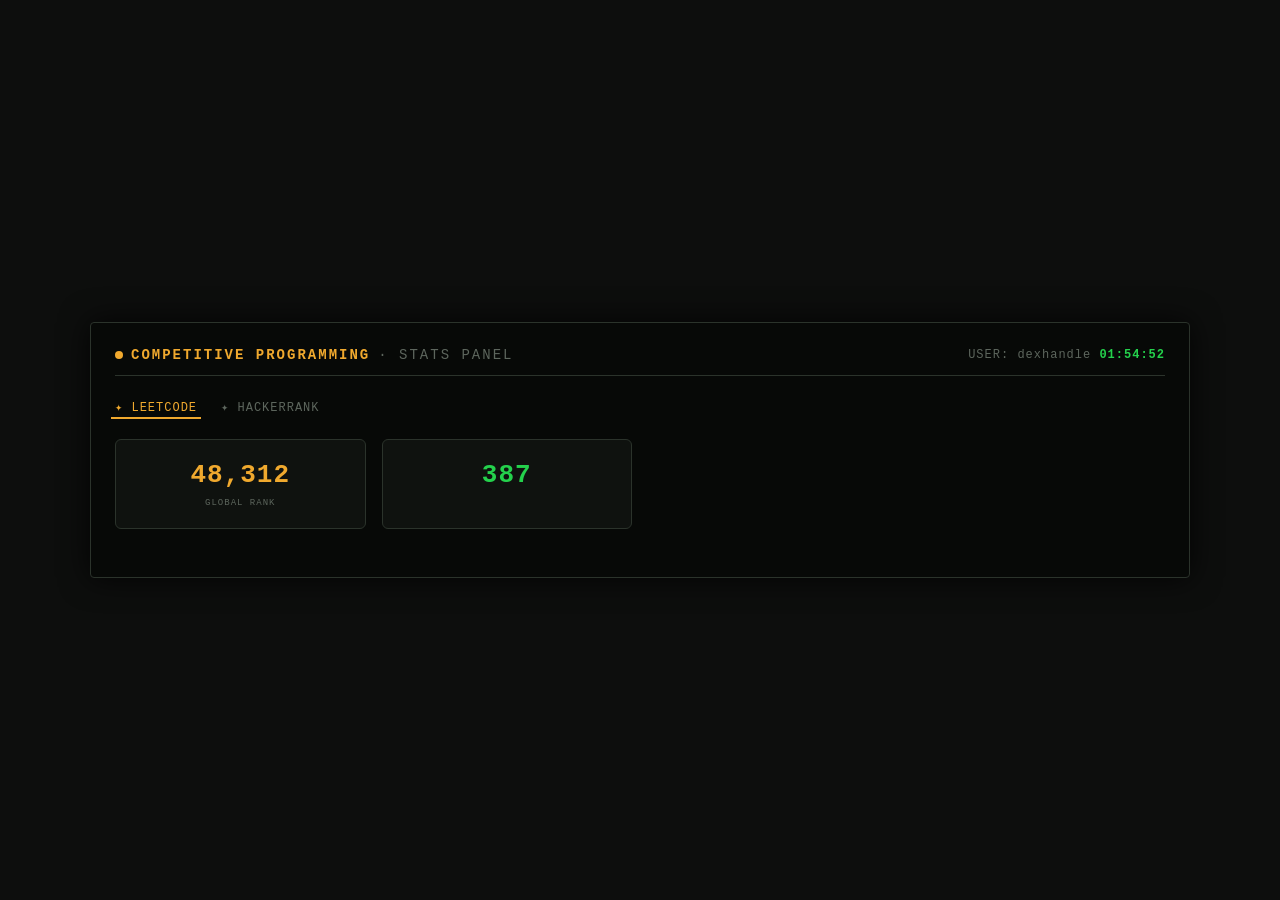
<file: j.html>
<!DOCTYPE html>
<html lang="en">
<head>
    <meta charset="UTF-8">
    <meta name="viewport" content="width=device-width, initial-scale=1.0">
    <title>Competitive Programming Stats Panel</title>
    <style>
        :root {
            --bg-color: #0d0e0d;
            --panel-bg: rgba(20, 24, 20, 0.6);
            --border-color: #2b332b;
            --text-muted: #5d665d;
            
            /* Metric Colors */
            --orange-main: #f0a92e;
            --green-main: #24d14c;
            --blue-main: #2ebef0;
            --red-main: #ef3e36;
        }

        * {
            box-sizing: border-box;
            margin: 0;
            padding: 0;
            font-family: 'Courier New', Courier, monospace, sans-serif;
        }

        body {
            background-color: var(--bg-color);
            color: #ffffff;
            padding: 20px;
            display: flex;
            justify-content: center;
            align-items: center;
            min-height: 100vh;
        }

        .dashboard {
            width: 100%;
            max-width: 1100px;
            background-color: #070907;
            border: 1px solid var(--border-color);
            padding: 24px;
            border-radius: 4px;
            box-shadow: 0 0 30px rgba(0,0,0,0.8);
        }

        /* Header Navigation */
        .header {
            display: flex;
            justify-content: space-between;
            align-items: center;
            border-bottom: 1px solid var(--border-color);
            padding-bottom: 12px;
            margin-bottom: 24px;
        }

        .title-group {
            display: flex;
            align-items: center;
            gap: 8px;
        }

        .orange-dot {
            width: 8px;
            height: 8px;
            background-color: var(--orange-main);
            border-radius: 50%;
            display: inline-block;
        }

        .panel-title {
            font-size: 14px;
            letter-spacing: 2px;
            font-weight: bold;
            color: var(--orange-main);
        }

        .panel-subtitle {
            font-size: 14px;
            letter-spacing: 2px;
            color: var(--text-muted);
        }

        .user-info {
            font-size: 12px;
            color: var(--text-muted);
            letter-spacing: 1px;
        }

        .user-info span {
            color: var(--green-main);
            font-weight: bold;
        }

        /* Platform Tabs */
        .tabs {
            display: flex;
            gap: 24px;
            margin-bottom: 20px;
            font-size: 12px;
            letter-spacing: 1px;
        }

        .tab {
            color: var(--text-muted);
            cursor: pointer;
            padding-bottom: 4px;
            position: relative;
        }

        .tab.active {
            color: var(--orange-main);
        }

        .tab.active::after {
            content: '';
            position: absolute;
            bottom: 0;
            left: -4px;
            width: calc(100% + 8px);
            height: 2px;
            background-color: var(--orange-main);
        }

        /* Top 4 Summary Cards */
        .summary-grid {
            display: grid;
            grid-template-columns: repeat(4, 1fr);
            gap: 16px;
            margin-bottom: 24px;
        }

        .stat-card {
            background-color: var(--panel-bg);
            border: 1px solid var(--border-color);
            border-radius: 6px;
            padding: 20px;
            text-align: center;
        }

        .stat-value {
            font-size: 26px;
            font-weight: bold;
            margin-bottom: 8px;
            letter-spacing: 1px;
        }

        .stat-label {
            font-size: 9px;
            color: var(--text-muted);
            text-transform: uppercase;
            letter-spacing: 1px;
        }

        /* Value color overrides */
        .val-orange { color: var(--orange-main); }
        .val-green { color: var(--green-main); }
        .val-blue { color: var(--blue-main); }

        /* Main Content Layout splits Split Columns */
        .main-content {
            display: grid;
            grid-template-columns: 1.1fr 1fr;
            gap: 24px;
            margin-bottom: 24px;
        }

        .panel-box {
            background-color: var(--panel-bg);
            border: 1px solid var(--border-color);
            border-radius: 6px;
            padding: 20px;
        }

        .box-header {
            font-size: 10px;
            color: var(--text-muted);
            letter-spacing: 1.5px;
            text-transform: uppercase;
            margin-bottom: 30px;
        }

        /* Left Panel Circular Display elements */
        .circles-container {
            display: flex;
            justify-content: space-around;
            align-items: center;
            padding: 10px 0;
        }

        .circle-wrapper {
            text-align: center;
        }

        .progress-circle {
            width: 100px;
            height: 100px;
            border-radius: 50%;
            display: flex;
            flex-direction: column;
            justify-content: center;
            align-items: center;
            position: relative;
            margin-bottom: 12px;
        }

        /* Simulated ring layers using shadow ring outlines */
        .progress-circle::before {
            content: '';
            position: absolute;
            top: -5px; left: -5px; right: -5px; bottom: -5px;
            border-radius: 50%;
            border: 1px solid rgba(255,255,255,0.03);
        }

        .circle-easy { border: 4px solid #143a1c; border-left-color: var(--green-main); border-top-color: var(--green-main); }
        .circle-medium { border: 4px solid #423013; border-left-color: var(--orange-main); border-top-color: var(--orange-main); }
        .circle-hard { border: 4px solid #3d1614; border-left-color: var(--red-main); }

        .circle-val {
            font-size: 18px;
            font-weight: bold;
        }
        .circle-total {
            font-size: 10px;
            color: var(--text-muted);
            margin-top: 2px;
        }
        .circle-label {
            font-size: 10px;
            text-transform: uppercase;
            letter-spacing: 1px;
        }
        .lbl-easy { color: #1a8734; }
        .lbl-medium { color: #b57a1b; }
        .lbl-hard { color: #b82a23; }

        /* Right Panel Row Progress Bars */
        .bar-row {
            margin-bottom: 18px;
        }
        .bar-info {
            display: flex;
            justify-content: space-between;
            font-size: 11px;
            margin-bottom: 6px;
            letter-spacing: 1px;
        }
        .bar-label {
            font-weight: bold;
        }
        .bar-count {
            color: var(--text-muted);
        }
        .bar-count span {
            color: #ffffff;
        }
        .bar-bg {
            width: 100%;
            height: 8px;
            background-color: #121512;
            border-radius: 4px;
            overflow: hidden;
        }
        .bar-fill {
            height: 100%;
            border-radius: 4px;
        }
        .fill-easy { background-color: var(--green-main); width: 47%; }
        .fill-medium { background-color: var(--orange-main); width: 17%; }
        .fill-hard { background-color: var(--red-main); width: 6%; }

        /* Meta details fields inside right panel */
        .meta-row {
            display: flex;
            justify-content: space-between;
            align-items: center;
            border-top: 1px solid rgba(43, 51, 43, 0.4);
            padding-top: 12px;
            margin-top: 16px;
            font-size: 11px;
            letter-spacing: 1px;
        }
        .meta-label {
            color: var(--text-muted);
            text-transform: uppercase;
        }
        .meta-val-blue {
            color: var(--blue-main);
            font-weight: bold;
        }
        .meta-val-orange {
            color: var(--orange-main);
            font-weight: bold;
        }

        /* Heatmap Submission Matrix Row */
        .heatmap-box {
            background-color: var(--panel-bg);
            border: 1px solid var(--border-color);
            border-radius: 6px;
            padding: 16px 20px;
        }
        .heatmap-wrapper {
            display: flex;
            align-items: center;
            gap: 4px;
            overflow-x: auto;
            padding-bottom: 4px;
        }
        .heatmap-cell {
            width: 11px;
            height: 11px;
            background-color: #111;
            border-radius: 1px;
            flex-shrink: 0;
        }
        /* Fill variances for cells */
        .cell-0 { background-color: #101410; border: 1px solid #192019; }
        .cell-1 { background-color: #0e3a15; }
        .cell-2 { background-color: #105c1f; }
        .cell-3 { background-color: #199432; }
        .cell-4 { background-color: var(--green-main); }
    </style>
</head>
<body>

<div class="dashboard">
    <!-- Header Block -->
    <div class="header">
        <div class="title-group">
            <span class="orange-dot"></span>
            <span class="panel-title">COMPETITIVE PROGRAMMING</span>
            <span class="panel-subtitle">· STATS PANEL</span>
        </div>
        <div class="user-info">
            USER: dexhandle <span class="user-status">01:54:52</span>
        </div>
    </div>

    <!-- Sub Navigation Tabs -->
    <div class="tabs">
        <div class="tab active">✦ LEETCODE</div>
        <div class="tab">✦ HACKERRANK</div>
    </div>

    <!-- Upper Stats Summary Metrics Box Grid -->
    <div class="summary-grid">
        <div class="stat-card">
            <div class="stat-value val-orange">48,312</div>
            <div class="stat-label">Global Rank</div>
        </div>
        <div class="stat-card">
            <div class="stat-value val-green">387</div>
</file>
<file: css/styles.css>
:root {
  color-scheme: dark;
  --bg: #07070f;
  --bg-soft: #0c0d1c;
  --panel: rgba(13, 16, 28, 0.65);
  --panel-strong: rgba(8, 9, 18, 0.95);
  --line: rgba(255, 255, 255, 0.06);
  --line-strong: rgba(255, 255, 255, 0.12);
  --text: #f8fafc;
  --muted: #94a3b8;
  --accent: #b482ff;
  --accent-warm: #38bdf8;
  --shadow: 0 24px 80px rgba(0, 0, 0, 0.5);
  --hero-title: "Bahnschrift", "Arial Narrow", sans-serif;
  --body-font: "Segoe UI Variable", "Segoe UI", sans-serif;
}

/* View Transition */
::view-transition-old(root),
::view-transition-new(root) {
  animation: none;
}

::view-transition-old(root) {
  z-index: 1;
}

::view-transition-new(root) {
  z-index: 2;
}

body[data-theme="dawn"] {
  color-scheme: light;
  --bg: #f5f7fa;
  --bg-soft: #eef2f6;
  --panel: rgba(255, 255, 255, 0.7);
  --panel-strong: rgba(243, 244, 246, 0.95);
  --line: rgba(15, 23, 42, 0.06);
  --line-strong: rgba(15, 23, 42, 0.12);
  --text: #0f172a;
  --muted: #475569;
  --accent: #4f46e5;
  --accent-warm: #f43f5e;
  --shadow: 0 30px 60px rgba(15, 23, 42, 0.05);
}

* {
  box-sizing: border-box;
}

html {
  scroll-behavior: smooth;
  scrollbar-gutter: stable;
}

.learning-tree {
  position: fixed;
  margin: inherit;
  padding: inherit;
  
  height: 100vh;
  overflow: hidden;
}

.section-heading.reveal {
  padding-top: 1.5rem;
}

/* =========================
  STYLE HEADER
========================= */

.site-header {

  position: fixed;

  top: 18px;
  left: 50%;

  transform: translateX(-50%);

  z-index: 1000;

  width: min(1100px, calc(100% - 32px));

  padding: 14px 24px;

  display: flex;
  align-items: center;
  justify-content: space-between;

  border-radius: 12px;

  background: rgba(10, 12, 18, 0);

  border: 1px solid transparent;

  backdrop-filter: none;
  -webkit-backdrop-filter: none;

  box-shadow: none;

  transition:
    width .35s ease,
    padding .35s ease,
    transform .35s ease,
    background .35s ease,
    border-color .35s ease,
    backdrop-filter .35s ease,
    -webkit-backdrop-filter .35s ease,
    top .35s ease,
    box-shadow .35s ease;
}

/* SCROLL EFFECT */

.site-header.scrolled {
  top: 16px;
  width: min(850px, calc(100% - 32px));
  padding: 8px 24px;
  background: rgba(13, 16, 28, 0.45);
  border-color: rgba(255, 255, 255, 0.06);
  border-radius: 999px;
  backdrop-filter: blur(20px) saturate(180%);
  -webkit-backdrop-filter: blur(20px) saturate(180%);
  box-shadow:
    0 10px 30px rgba(0, 0, 0, 0.35),
    inset 0 1px 0 rgba(255, 255, 255, 0.05);
}

body[data-theme="dawn"] .site-header {
  background: linear-gradient(135deg, rgba(255, 255, 255, 0.35) 0%, rgba(255, 255, 255, 0.1) 100%);
  border: 1px solid rgba(255, 255, 255, 0.5);
  border-top-color: rgba(255, 255, 255, 0.7);
  border-bottom-color: rgba(255, 255, 255, 0.3);
  backdrop-filter: blur(20px) saturate(180%);
  -webkit-backdrop-filter: blur(20px) saturate(180%);
  box-shadow:
    0 10px 30px rgba(31, 38, 135, 0.04),
    inset 0 1px 1px rgba(255, 255, 255, 0.6);
}

body[data-theme="dawn"] .site-header.scrolled {
  background: linear-gradient(135deg, rgba(255, 255, 255, 0.45) 0%, rgba(255, 255, 255, 0.15) 100%);
  border: 1px solid rgba(255, 255, 255, 0.6);
  border-top-color: rgba(255, 255, 255, 0.85);
  border-bottom-color: rgba(255, 255, 255, 0.4);
  backdrop-filter: blur(25px) saturate(200%);
  -webkit-backdrop-filter: blur(25px) saturate(200%);
  box-shadow:
    0 12px 35px rgba(31, 38, 135, 0.08),
    inset 0 1px 1px rgba(255, 255, 255, 0.8),
    inset 0 -1px 2px rgba(255, 255, 255, 0.2);
}

/* =========================
   LOGO
========================= */

.brand {
  text-decoration: none;
  color: var(--text);

  font-size: 1.05rem;
  font-weight: 700;

  letter-spacing: 0.3px;
  transition: opacity 0.35s ease, transform 0.35s ease, visibility 0.35s ease, color 0.35s ease;
}

/* =========================
   NAV LINKS
========================= */

.desktop-nav {
  display: flex;
  align-items: center;
  gap: 34px;
  transition: opacity 0.35s ease, transform 0.35s ease, visibility 0.35s ease;
}

.desktop-nav a {
  position: relative;

  text-decoration: none;
  color: var(--muted);

  font-size: 0.95rem;
  font-weight: 500;

  transition: all 0.25s ease;
}

.desktop-nav a:hover {
  color: var(--text);
}

/* smooth underline */

.desktop-nav a::after {
  content: "";

  position: absolute;

  left: 0;
  bottom: -6px;

  width: 0%;
  height: 2px;

  border-radius: 999px;

  background: var(--text);

  transition: width 0.3s ease;
}

.desktop-nav a:hover::after {
  width: 100%;
}

/* =========================
   ACTIONS
========================= */

.header-actions {
  display: flex;
  align-items: center;
  gap: 12px;
}

.icon-button,
.menu-button {

  width: 48px;
  height: 48px;
  display: flex;
  align-items: center;
  justify-content: center;

  border: 1px solid transparent;
  outline: none;

  cursor: pointer;

  color: var(--text);

  background: transparent;

  border-radius: 8px;

  backdrop-filter: none;
  -webkit-backdrop-filter: none;

  box-shadow: none;

  transition: all 0.3s ease;
}

body[data-theme="dawn"] .icon-button,
body[data-theme="dawn"] .menu-button {
  background: transparent;
  border-color: transparent;
  color: var(--text);
  box-shadow: none;
}

.icon-button:hover,
.menu-button:hover {

  background: rgba(255, 255, 255, 0.14);

  transform: translateY(-1px);
}

body[data-theme="dawn"] .icon-button:hover,
body[data-theme="dawn"] .menu-button:hover {
  background: rgba(18, 21, 31, 0.12);
}

/* scrolled button overrides to blend with glass header */

.site-header.scrolled .icon-button,
.site-header.scrolled .menu-button {
  background: transparent;
  border-color: transparent;
  box-shadow: none;
  backdrop-filter: none;
  -webkit-backdrop-filter: none;
}


/* github button */

.gitHub {
  display: inline-flex;
  align-items: center;
  gap: 8px;
  font-size: 0.95rem;
  font-weight: 600;
  padding: 10px 16px;
  color: var(--text);
  background: transparent;
  border-radius: 8px;
  text-decoration: none;
  cursor: pointer;
  transition: all 0.3s ease;
}

.gitHub:hover {
  background: rgba(255, 255, 255, 0.14);
  transform: translateY(-1px);
}

body[data-theme="dawn"] .gitHub:hover {
  background: rgba(18, 21, 31, 0.12);
}

.gitHub:active {
  transform: scale(0.95);
}

/*menu icon */

.menu-lines {
  display: flex;
  flex-direction: column;
  gap: 4px;
}

.menu-lines span {

  width: 18px;
  height: 2px;

  border-radius: 999px;

  background: white;
}

/* mobile */

@media (max-width: 768px) {

  .desktop-nav {
    display: none;
  }

  .site-header {
    width: calc(100% - 16px);
    padding: 12px 18px;
  }

  .site-header.scrolled {
    width: calc(100% - 16px);
    padding: 10px 16px;
  }

  .brand {
    font-size: 0.95rem;
  }

}

body {
  margin: 0;
  min-height: 100vh;
  overflow-x: hidden;
  background:
    radial-gradient(circle at 18% 18%, rgba(180, 130, 255, 0.12), transparent 34rem),
    radial-gradient(circle at 82% 20%, rgba(56, 189, 248, 0.11), transparent 30rem),
    radial-gradient(circle at 50% 110%, rgba(244, 63, 94, 0.08), transparent 38rem),
    linear-gradient(180deg, #07070f 0%, #0c0d1c 50%, #07070f 100%);
  color: var(--text);
  font-family: var(--body-font);
  /* transition: background 300ms ease, color 300ms ease; */
}

body[data-theme="dawn"] {
  background: #ffffff;
}

/* heading switching with name  */
#typing {
  color: #ffffff;
  border-right: 3px solid;
  padding-right: 5px;
  animation: blink 0.8s infinite;
}

body[data-theme="dawn"] #typing {
  color: #000000;
}

@keyframes blink {
  50% {
    border-color: transparent;
  }
}

/* Transition  so we have to remove body transition  */

a {
  color: inherit;
  text-decoration: none;
}

button {
  font: inherit;
}

.progress-track {
  position: fixed;
  inset: 0 0 auto;
  z-index: 40;
  height: 4px;
  background: rgba(255, 255, 255, 0.05);
}

.progress-bar {
  height: 100%;
  width: 0;
  background: linear-gradient(90deg, var(--accent), var(--accent-warm));
  box-shadow: 0 0 22px rgba(125, 233, 255, 0.5);
}

.starfield,
.noise,
.ambient {
  pointer-events: none;
  position: fixed;
  inset: 0;
}

.starfield {
  z-index: -4;
}

.star {
  position: absolute;
  border-radius: 999px;
  background: rgba(255, 255, 255, 0.9);
  opacity: 0.65;
  animation: twinkle linear infinite;
}

.noise {
  z-index: -1;
  opacity: 0.12;
  background-image:
    linear-gradient(rgba(255, 255, 255, 0.04) 1px, transparent 1px),
    linear-gradient(90deg, rgba(255, 255, 255, 0.03) 1px, transparent 1px);
  background-size: 4px 4px, 4px 4px;
  mix-blend-mode: soft-light;
}

.ambient {
  pointer-events: none;
  position: fixed;
  z-index: -3;
  filter: blur(90px);
  opacity: 0.12;
  top: auto;
  left: auto;
  right: auto;
  bottom: auto;
  border-radius: 50%;
  transition: top 4s ease-in-out, left 4s ease-in-out;
}

.ambient-left {
  width: 500px;
  height: 500px;
  background: #00c5ff; /* Cyan */
  left: -100px;
  top: -200px;
  animation: move1 8s ease-in-out infinite alternate;
}

.ambient-right {
  width: 600px;
  height: 600px;
  background: #7b6cff; /* Purple */
  right: -150px;
  top: -100px;
  animation: move2 10s ease-in-out infinite alternate;
}

.ambient-bottom {
  width: 450px;
  height: 450px;
  background: #ffb553; /* Orange/Gold */
  left: 40%;
  top: -150px;
  animation: move3 12s ease-in-out infinite alternate;
}

.ambient-fourth {
  width: 550px;
  height: 550px;
  background: #ec4899; /* Vibrant Pink/Rose */
  left: 20vw;
  top: -150px;
  animation: move4 14s ease-in-out infinite alternate;
}

.ambient-fifth {
  width: 500px;
  height: 500px;
  background: #10b981; /* Emerald Green */
  left: 70vw;
  top: -100px;
  animation: move5 16s ease-in-out infinite alternate;
}

/* Light mode  (softer pastel tints & liquid animations) */
body[data-theme="dawn"] .ambient {
  filter: blur(0px);
  opacity: 1;
  top: auto;
  left: auto;
  right: auto;
  bottom: auto;
  border-radius: 50%;
  transition: top 4s ease-in-out, left 4s ease-in-out;
}

body[data-theme="dawn"] .ambient-left {
  width: 500px;
  height: 500px;
  background: #F8DCEB;
  left: -100px;
  top: -200px;
  right: auto;
  bottom: auto;
  animation: move1 8s ease-in-out infinite alternate;
}

body[data-theme="dawn"] .ambient-right {
  width: 600px;
  height: 600px;
  background: #DCEAFF;
  right: -150px;
  top: -100px;
  left: auto;
  bottom: auto;
  animation: move2 10s ease-in-out infinite alternate;
}

body[data-theme="dawn"] .ambient-bottom {
  width: 450px;
  height: 450px;
  background: #E6DFFF;
  left: 40%;
  top: -150px;
  right: auto;
  bottom: auto;
  animation: move3 12s ease-in-out infinite alternate;
}

body[data-theme="dawn"] .ambient-fourth {
  display: block;
  width: 550px;
  height: 550px;
  background: radial-gradient(circle, #FEF3C7 0%, #DCEAFF 70%, transparent 100%);
  left: 20vw;
  top: -150px;
  right: auto;
  bottom: auto;
  animation: move4 14s ease-in-out infinite alternate;
}

body[data-theme="dawn"] .ambient-fifth {
  display: block;
  width: 500px;
  height: 500px;
  background: #D4F6DC;
  left: 70vw;
  top: -100px;
  right: auto;
  bottom: auto;
  animation: move5 16s ease-in-out infinite alternate;
}

.header-actions {
  display: flex;
  align-items: center;
  gap: 0.75rem;
}



.icon-button,
.menu-button {
  display: inline-flex;
  align-items: center;
  justify-content: center;
  gap: 0.75rem;
  width: 48px;
  height: 48px;
}

.icon-button {
  position: relative;
  border-radius: 8px;
  background: transparent;
  border: 1px solid transparent;
  backdrop-filter: none;
  -webkit-backdrop-filter: none;
  box-shadow: none;
  cursor: pointer;
  display: flex;
  align-items: center;
  justify-content: center;
  transition: all 0.3s ease;
}

body[data-theme="dawn"] .icon-button {
  background: transparent;
  border: 1px solid transparent;
  box-shadow: none;
}

/* Glow effect */
.icon-button::before {
  content: "";
  position: absolute;
  inset: 0;
  border-radius: 8px;
  background: radial-gradient(circle, rgba(255, 255, 255, 0.2), transparent);
  opacity: 0;
  transition: opacity 0.4s ease;
}

.icon-button:hover::before {
  opacity: 1;
}


/* Transition from moon to sun */

.icon {
  border-radius: 10px;
  border-color: gray;
  background-color: transparent;
  font-size: 20px;
  transition: transform 0.5s ease, opacity 0.4s ease;
}

/* Sun */
.icon-sun::before {
  content: "☀️";
}

/* Moon */
.icon-moon::before {
  content: "🌙";
}

/* Animation while switching */
.icon.switch-out {
  transform: rotate(120deg) scale(0.6);
  opacity: 0;
}

/* When switching in dark mode */
.icon.switch-in {
  transform: rotate(0deg) scale(1);
  opacity: 1;
}

/* click effect */
.icon-button:active {
  transform: scale(0.95);
}

/* ------------------------------------------------------------------------------------------------------- */
/* Menu Button */

.menu-button {
  cursor: pointer;
  border-radius: 8px;
  border: 1px solid transparent;
  background: transparent;
  backdrop-filter: none;
  -webkit-backdrop-filter: none;
  box-shadow: none;
}

body[data-theme="dawn"] .menu-button {
  background: transparent;
  border: 1px solid transparent;
  box-shadow: none;
}

.menu-lines {
  display: inline-flex;
  flex-direction: column;
  gap: 4px;
}

.menu-lines span {
  width: 18px;
  height: 2px;
  border-radius: 999px;
  background: var(--text);
}

.mobile-menu {
  position: fixed;
  top: 5.6rem;
  right: max(1rem, calc((100vw - 1180px) / 2 + 1rem));
  z-index: 35;
  display: grid;
  gap: 0.4rem;
  min-width: 220px;
  padding: 1rem;
  border: 1px solid var(--line);
  border-radius: 24px;
  background: var(--panel-strong);
  box-shadow: var(--shadow);
  transform: translateY(-1rem) scale(0.96);
  opacity: 0;
  pointer-events: none;
  transition: transform 220ms ease, opacity 220ms ease;
}

.mobile-menu.is-open {
  opacity: 1;
  pointer-events: auto;
  transform: translateY(0) scale(1);
}

.mobile-menu a {
  padding: 0.8rem 0.95rem;
  border-radius: 16px;
  color: var(--muted);
}

.mobile-menu a:hover,
.mobile-menu a:focus-visible {
  background: rgba(255, 255, 255, 0.05);
  color: var(--text);
}

.menu-scrim {
  position: fixed;
  inset: 0;
  z-index: 34;
  border: 0;
  background: rgba(4, 6, 12, 0.2);
  opacity: 0;
  pointer-events: none;
  transition: opacity 220ms ease;
}

.menu-scrim.is-open {
  opacity: 1;
  pointer-events: auto;
}

.section {
  width: min(1450px, 100%);
  margin-inline: auto;
  padding: clamp(3rem, 5vw, 5rem) clamp(1.2rem, 5vw, 2.5rem);
}

.hero {
  display: grid;
  margin-top: 60px;
  grid-template-columns: minmax(0, 1fr) minmax(340px, 0.95fr);
  align-items: center;
  gap: clamp(2rem, 4vw, 4rem);
  min-height: calc(100vh - 5rem);
}

.eyebrow,
.section-kicker,
.card-label,
.project-type {
  margin: 0 0 0.9rem;
  color: var(--muted);
  font-size: 0.95rem;
  font-weight: 700;
  letter-spacing: 0.09em;
  text-transform: uppercase;
}

.hero h1,
.section-heading h2,
.contact-card h2 {
  margin: 0;
  font-family: var(--hero-title);
  letter-spacing: -0.04em;
  line-height: 0.9;
}

.hero h1 {
  font-size: clamp(4rem, 10vw, 7.4rem);
  min-height: 1.1em;
}

@media (max-width: 768px) {
  .hero h1 {
    min-height: 2.2em;
  }
}

.hero-role,
.about-copy,
.glass-card p,
.project-copy p,
.timeline-item p,
.contact-card p {
  color: var(--muted);
  line-height: 1.75;
  font-size: 1.04rem;
}

.hero-role {
  max-width: 32rem;
  margin: 1.4rem 0 0;
}

.hero-buttons-grid {
  display: grid;
  grid-template-columns: 1fr 1fr;
  gap: 0.9rem;
  width: 100%;
  max-width: 420px;
  margin-top: 2rem;
}

.primary-button,
.secondary-button {
  display: inline-flex;
  align-items: center;
  justify-content: center;
  min-height: 50px;
  padding: 0 1.6rem;
  font-weight: 600;
  font-size: 0.95rem;
  border-radius: 12px;
  transition: all 0.25s cubic-bezier(0.25, 0.8, 0.25, 1);
  border: 1px solid transparent;
}

.primary-button {
  background: linear-gradient(135deg, #ffffff 0%, #f1f5f9 100%);
  color: #07070f;
  box-shadow: 0 4px 20px rgba(255, 255, 255, 0.06);
}

body[data-theme="dawn"] .primary-button {
  background: linear-gradient(135deg, #0f172a 0%, #1e293b 100%);
  color: #ffffff;
  box-shadow: 0 4px 20px rgba(15, 23, 42, 0.1);
}

.secondary-button {
  background: rgba(255, 255, 255, 0.02);
  border: 1px solid rgba(255, 255, 255, 0.08);
  color: var(--text);
}

body[data-theme="dawn"] .secondary-button {
  background: rgba(15, 23, 42, 0.02);
  border: 1px solid rgba(15, 23, 42, 0.08);
  color: var(--text);
}

.resume-btn {
  grid-column: span 2;
  gap: 0.6rem;
  background: rgba(255, 255, 255, 0.02);
  border: 1px solid rgba(255, 255, 255, 0.08);
  color: #ffffff;
  transition: all 0.3s cubic-bezier(0.25, 0.8, 0.25, 1);
}

.resume-btn i {
  transition: transform 0.3s ease;
  color: #ffffff;
}

.resume-btn:hover {
  background: rgba(255, 255, 255, 0.07);
  border-color: rgba(255, 255, 255, 0.22);
  color: #ffffff;
  transform: translateY(-2px);
}

.resume-btn:hover i {
  animation: bounceDown 0.8s infinite;
  color: #ffffff;
}

.resume-btn:active {
  transform: translateY(-1px) scale(0.97);
}

body[data-theme="dawn"] .resume-btn {
  background: rgba(15, 23, 42, 0.02);
  border-color: rgba(15, 23, 42, 0.08);
  color: #000000;
}

body[data-theme="dawn"] .resume-btn i {
  color: #000000;
}

body[data-theme="dawn"] .resume-btn:hover {
  background: rgba(15, 23, 42, 0.06);
  border-color: rgba(15, 23, 42, 0.18);
  color: #000000;
}

body[data-theme="dawn"] .resume-btn:hover i {
  color: #000000;
}

@keyframes bounceDown {
  0%, 100% {
    transform: translateY(0);
  }
  50% {
    transform: translateY(3px);
  }
}

.primary-button:hover,
.secondary-button:hover,
.primary-button:focus-visible,
.secondary-button:focus-visible,
.icon-button:hover,
.menu-button:hover {
  transform: translateY(-2px);
}

.primary-button:hover {
  background: linear-gradient(135deg, #ffffff 0%, #e2e8f0 100%);
  box-shadow: 0 6px 26px rgba(255, 255, 255, 0.15);
}

body[data-theme="dawn"] .primary-button:hover {
  background: linear-gradient(135deg, #1e293b 0%, #334155 100%);
  box-shadow: 0 6px 26px rgba(15, 23, 42, 0.18);
}

.secondary-button:hover {
  background: rgba(255, 255, 255, 0.07);
  border-color: rgba(255, 255, 255, 0.22);
}

body[data-theme="dawn"] .secondary-button:hover {
  background: rgba(15, 23, 42, 0.06);
  border-color: rgba(15, 23, 42, 0.18);
}

.quick-links {
  display: flex;
  flex-wrap: wrap;
  gap: 0.6rem;
  margin-top: 1.5rem;
}

.quick-links a {
  display: inline-flex;
  align-items: center;
  justify-content: center;
  min-height: 38px;
  padding: 0.4rem 1.1rem;
  font-size: 0.85rem;
  font-weight: 600;
  color: var(--muted);
  border-radius: 999px;
  border: 1px solid var(--line);
  background: rgba(255, 255, 255, 0.02);
  transition: all 0.25s cubic-bezier(0.25, 0.8, 0.25, 1);
}

.quick-links a:hover {
  background: rgba(255, 255, 255, 0.07);
  border-color: var(--line-strong);
  color: var(--text);
  transform: translateY(-1px);
}

body[data-theme="dawn"] .quick-links a {
  background: rgba(15, 23, 42, 0.02);
  border-color: var(--line);
  color: var(--muted);
}

body[data-theme="dawn"] .quick-links a:hover {
  background: rgba(15, 23, 42, 0.06);
  border-color: var(--line-strong);
  color: var(--text);
}

.hero-visual {
  display: flex;
  justify-content: center;
}

.skill-board-shell {
  position: relative;
  width: min(100%, 42rem);
  aspect-ratio: 16 / 13;
  perspective: 1600px;
  --tilt-x: 0deg;
  --tilt-z: 0deg;
  display: flex;
  align-items: center;
  justify-content: center;
  overflow: visible;
}

/* Glow overlay for skill board */
.skill-board-shell::after {
  content: '';
  position: absolute;
  inset: 0;
  pointer-events: none;
  background: linear-gradient(180deg, transparent, rgba(255,215,0,0.6), transparent);
  opacity: 0;
}

.skill-board-shell.glow-active::after {
  animation: glow-sweep 2s ease-out forwards;
}

@keyframes glow-sweep {
  0% { opacity: 0; transform: translateY(-100%); }
  20% { opacity: 1; transform: translateY(0); }
  80% { opacity: 1; transform: translateY(0); }
  100% { opacity: 0; transform: translateY(100%); }
}

.skill-board {
  position: relative;
  width: 550px;
  height: 450px;
  padding: 1.5rem;
  border-radius: 2.2rem;
  background: linear-gradient(145deg, #fdfbf7 0%, #f4eee2 100%);
  border: 1px solid rgba(255, 255, 255, 0.9);
  box-shadow:
    inset 0 1px 2px rgba(255, 255, 255, 0.95),
    inset 0 -10px 20px rgba(15, 23, 42, 0.01),
    /* Vintage Ivory/Beige 3D Sides */
    0 1px 0 #f4eee2,
    0 2px 0 #eae3d4,
    0 3px 0 #eae3d4,
    0 4px 0 #ded6c3,
    0 5px 0 #ded6c3,
    0 6px 0 #d2cbb8,
    0 7px 0 #c7bfac,
    0 8px 0 #bcae9a,
    /* Soft ambient drop shadows */
    0 15px 30px -10px rgba(244, 238, 226, 0.05),
    0 30px 60px -15px rgba(0, 0, 0, 0.5);
  transform-style: preserve-3d;
  transform:
    rotateX(calc(55deg + var(--tilt-x))) rotateZ(calc(-25deg + var(--tilt-z))) translateZ(0);
  transition: transform 180ms ease, background 0.35s ease, box-shadow 0.35s ease;
}

.skill-board::before {
  content: "";
  position: absolute;
  inset: 0;
  border-radius: 2.2rem;
  transform: translateZ(-18px);
  background: linear-gradient(180deg, #eae3d4, #bcae9a);
  box-shadow: 0 24px 50px rgba(0, 0, 0, 0.15);
  transition: background 0.35s ease, box-shadow 0.35s ease;
}

.skill-board::after {
  content: "";
  position: absolute;
  inset: auto 10% -11%;
  height: 16%;
  border-radius: 999px;
  background: radial-gradient(circle at center, rgba(0, 0, 0, 0.45), transparent 70%);
  filter: blur(20px);
  display: none; /* hidden for white board */
}

.keys {
  position: relative;
  z-index: 1;
  display: grid;
  grid-template-columns: repeat(5, 90px);
  grid-template-rows: repeat(4, 90px);
  justify-content: center;
  align-content: center;
  gap: 0.75rem;
  width: 100%;
  aspect-ratio: 5 / 4;
  margin: auto;
  perspective: 1200px;
  transform-style: preserve-3d;
  background: linear-gradient(180deg, #f5efe3, #e7ddca);
  border-radius: 1.5rem;
  box-shadow: 
    inset 0 3px 8px rgba(15, 23, 42, 0.08), 
    0 1px 0 rgba(255, 255, 255, 0.85);
  transition: background 0.35s ease, box-shadow 0.35s ease;
}

.key {
    position: relative;
    width: 90px;
    height: 90px;
    display: flex;
    justify-content: center;
    align-items: center;
    border-radius: 14px;
    background: linear-gradient(135deg, #ffffff, #fdfbf7);
    border: 1px solid rgba(255, 255, 255, 0.95);
    transform-style: preserve-3d;
    transform: translateZ(16px);
    cursor: pointer;
    font-size: 1.15rem;
    font-weight: 800;
    letter-spacing: 0.02em;
    color: var(--key-color, #94a3b8);
    text-shadow: var(--key-glow, none);
    
    transition:
        transform 0.15s cubic-bezier(0.25, 0.8, 0.25, 1.15),
        box-shadow 0.15s cubic-bezier(0.25, 0.8, 0.25, 1.15),
        background 0.15s ease,
        color 0.2s ease,
        text-shadow 0.2s ease;
        
    box-shadow:
        inset 0 2px 3px rgba(255, 255, 255, 0.95),
        inset 0 1px 2px rgba(0, 0, 0, 0.03),
        inset 0 -2px 4px rgba(255, 255, 255, 0.8),
        /* 3D sides - Warm beige-ivory custom mechanical keycap aesthetics */
        0 1px 0 #f0e9dc,
        0 2px 0 #f0e9dc,
        0 3px 0 #e2d9ca,
        0 4px 0 #e2d9ca,
        0 5px 0 #d5cbb8,
        0 6px 0 #c8bca6,
        0 7px 0 #baac94,
        0 8px 0 #ab9a82,
        0 9px 0 #9b8a70,
        0 10px 0 #8b795e,
        0 11px 0 #7b694f,
        0 12px 0 #6c5a41,
        /* Drop shadow on cream board */
        0 12px 20px rgba(0, 0, 0, 0.06);
}

.key i {
  font-size: 2rem;
  transition: filter 0.15s ease, transform 0.15s ease;
}

.key i.fa-terminal.cursor-active {
  animation: terminal-cursor-blink 1.2s infinite step-end;
}

body:not([data-theme="dawn"]) .key.is-lit {
    background: linear-gradient(135deg, #fffcf0, #f8ebd0);
}


.key:hover {
    transform: translateZ(20px);
    background: linear-gradient(135deg, #ffffff, #faf6ee);
    box-shadow:
        inset 0 2px 3px rgba(255, 255, 255, 0.95),
        inset 0 1px 2px rgba(0, 0, 0, 0.02),
        inset 0 -2px 4px rgba(255, 255, 255, 0.9),
        /* Taller 3D sides */
        0 1px 0 #f0e9dc,
        0 2px 0 #f0e9dc,
        0 3px 0 #e2d9ca,
        0 4px 0 #e2d9ca,
        0 5px 0 #d5cbb8,
        0 6px 0 #c8bca6,
        0 7px 0 #baac94,
        0 8px 0 #ab9a82,
        0 9px 0 #9b8a70,
        0 10px 0 #8b795e,
        0 11px 0 #7b694f,
        0 12px 0 #6c5a41,
        0 13px 0 #5c4b34,
        0 14px 0 #4d3d28,
        0 15px 0 #3f301d,
        0 16px 0 #302312,
        0 16px 26px rgba(0, 0, 0, 0.1);
}

.key:active,
.key.is-pressed {
    transition:
        transform 0.05s cubic-bezier(0.15, 0.85, 0.35, 1),
        box-shadow 0.05s cubic-bezier(0.15, 0.85, 0.35, 1);
    transform: translateZ(4px);
    box-shadow:
        inset 0 1px 2px rgba(255, 255, 255, 0.7),
        inset 0 3px 4px rgba(0, 0, 0, 0.06),
        /* Shorter 3D sides */
        0 1px 0 #e2d9ca,
        0 2px 0 #e2d9ca,
        0 3px 0 #baac94,
        0 4px 0 #8b795e,
        0 4px 8px rgba(0, 0, 0, 0.06);
}

.key::before {
    content: "";
    position: absolute;
    inset: 0;
    border-radius: 14px;
    background: #ded6c3;
    transform: translateZ(-16px);
    z-index: -1;
    transition: transform 0.15s cubic-bezier(0.25, 0.8, 0.25, 1.15), background 0.15s ease, box-shadow 0.15s ease;
}

.key:hover::before {
    transform: translateZ(-20px);
    box-shadow: 0 0 18px 2px var(--key-underglow, transparent);
}

.key:active::before,
.key.is-pressed::before {
    transition: transform 0.05s cubic-bezier(0.15, 0.85, 0.35, 1);
    transform: translateZ(-4px);
}

/* QWERTY legend styling */
.key-legend-qwerty {
  position: absolute;
  top: 8px;
  left: 10px;
  font-size: 0.65rem;
  font-weight: 700;
  opacity: 0.55;
  color: #475569;
  transition: opacity 0.15s ease, text-shadow 0.15s ease;
}

.key:hover .key-legend-qwerty {
  opacity: 0.95;
}

.graphite .key-legend-qwerty {
  color: var(--key-color);
}
/* Base key colors for Cream Keyboard (Default / Dark Mode) */
.amber {
  --key-color: #d97706;
  --key-glow-color: #fbbf24;
  --key-underglow: rgba(251, 191, 36, 0.22);
}

.blue {
  --key-color: #2563eb;
  --key-glow-color: #60a5fa;
  --key-underglow: rgba(96, 105, 250, 0.22);
}

.coral {
  --key-color: #e11d48;
  --key-glow-color: #fb7185;
  --key-underglow: rgba(251, 113, 133, 0.22);
}

.purple {
  --key-color: #9333ea;
  --key-glow-color: #c084fc;
  --key-underglow: rgba(192, 132, 252, 0.22);
}

.teal {
  --key-color: #0d9488;
  --key-glow-color: #2dd4bf;
  --key-underglow: rgba(45, 212, 191, 0.22);
}

.slate {
  --key-color: #475569;
  --key-glow-color: #94a3b8;
  --key-underglow: rgba(148, 163, 184, 0.1);
}

.cyan {
  --key-color: #0891b2;
  --key-glow-color: #22d3ee;
  --key-underglow: rgba(34, 211, 238, 0.22);
}

.green {
  --key-color: #059669;
  --key-glow-color: #34d399;
  --key-underglow: rgba(52, 211, 153, 0.22);
}

.graphite {
  --key-color: #374151;
  --key-glow-color: #6b7280;
  --key-underglow: rgba(107, 114, 128, 0.08);
}

.white {
  --key-color: #1e293b;
  --key-glow-color: #cbd5e1;
  --key-underglow: rgba(203, 213, 225, 0.1);
}

.gold {
  --key-color: #b45309;
  --key-glow-color: #f59e0b;
  --key-underglow: rgba(245, 158, 11, 0.22);
}

.deep {
  --key-color: #0f172a;
  --key-glow-color: #475569;
  --key-underglow: rgba(71, 85, 105, 0.08);
}

.aqua {
  --key-color: #0284c7;
  --key-glow-color: #38bdf8;
  --key-underglow: rgba(56, 189, 248, 0.22);
}

.lime {
  --key-color: #4d7c0f;
  --key-glow-color: #a3e635;
  --key-underglow: rgba(163, 230, 53, 0.22);
}

/* Light Theme (Dawn) overrides - Black/Carbon Keyboard */
body[data-theme="dawn"] .skill-board {
  background: linear-gradient(165deg, rgba(40, 43, 52, 0.98), rgba(16, 18, 24, 0.98));
  border: 1px solid rgba(255, 255, 255, 0.06);
  box-shadow:
    inset 0 1px 0 rgba(255, 255, 255, 0.08),
    inset 0 -18px 26px rgba(0, 0, 0, 0.28),
    /* 3D sides of the keyboard tray */
    0 1px 0 #181b24,
    0 2px 0 #161920,
    0 3px 0 #13151b,
    0 4px 0 #101216,
    0 5px 0 #0d0f12,
    0 6px 0 #0b0c0e,
    0 7px 0 #08090a,
    0 8px 0 #050607,
    /* Soft shadow below the board */
    0 20px 40px rgba(0, 0, 0, 0.55);
}

body[data-theme="dawn"] .skill-board::before {
  background: linear-gradient(180deg, rgba(7, 8, 12, 0.98), rgba(20, 23, 32, 0.98));
  box-shadow: 0 24px 40px rgba(0, 0, 0, 0.25);
}

body[data-theme="dawn"] .skill-board::after {
  display: block; /* restore black shadow in light theme */
}

body[data-theme="dawn"] .keys {
  background: linear-gradient(180deg, #181a21, #0f1015);
  box-shadow: 
    inset 0 3px 8px rgba(0, 0, 0, 0.5), 
    0 1px 0 rgba(255, 255, 255, 0.05);
}

body[data-theme="dawn"] .key {
  background: linear-gradient(135deg, #2d323f, #1c1f28);
  border: 1px solid rgba(255, 255, 255, 0.07);
  color: var(--key-color);
  text-shadow: var(--key-glow, none);
  box-shadow:
    inset 0 2px 3px rgba(255, 255, 255, 0.06),
    inset 0 -2px 5px rgba(0, 0, 0, 0.35),
    /* Solid 3D Sides */
    0 1px 0 #1c1f28,
    0 2px 0 #181b23,
    0 3px 0 #15171e,
    0 4px 0 #12141a,
    0 5px 0 #0f1115,
    0 6px 0 #0c0d10,
    0 7px 0 #090a0c,
    0 8px 0 #060708,
    /* Realistic ambient occlusion shadow */
    0 12px 20px rgba(0, 0, 0, 0.5);
}

body[data-theme="dawn"] .key:hover {
  background: linear-gradient(135deg, #373d4d, #222631);
  box-shadow:
    inset 0 2px 4px rgba(255, 255, 255, 0.08),
    inset 0 -2px 6px rgba(0, 0, 0, 0.3),
    /* Solid 3D Sides */
    0 1px 0 #1c1f28,
    0 2px 0 #1c1f28,
    0 3px 0 #181b23,
    0 4px 0 #181b23,
    0 5px 0 #15171e,
    0 6px 0 #12141a,
    0 7px 0 #0f1115,
    0 8px 0 #0c0d10,
    0 9px 0 #090a0c,
    0 10px 0 #060708,
    0 16px 26px rgba(0, 0, 0, 0.55);
}

body[data-theme="dawn"] .key:active,
body[data-theme="dawn"] .key.is-pressed {
  box-shadow:
    inset 0 1px 2px rgba(255, 255, 255, 0.03),
    inset 0 3px 5px rgba(0, 0, 0, 0.45),
    /* Solid 3D Sides */
    0 1px 0 #1c1f28,
    0 2px 0 #15171e,
    0 3px 0 #0c0d10,
    0 4px 0 #060708,
    0 4px 8px rgba(0, 0, 0, 0.55);
}

body[data-theme="dawn"] .key::before {
  background: #0f1115;
}

body[data-theme="dawn"] .key-legend-qwerty {
  color: #ffffff; /* white text for dark keycaps in light theme */
}

/* Light mode key colors for Black/Carbon keyboard (active in Dawn theme) */
body[data-theme="dawn"] .amber {
  --key-color: #fbbf24;
  --key-glow-color: #fbbf24;
  --key-underglow: rgba(251, 191, 36, 0.2);
}

body[data-theme="dawn"] .blue {
  --key-color: #60a5fa;
  --key-glow-color: #60a5fa;
  --key-underglow: rgba(96, 165, 250, 0.2);
}

body[data-theme="dawn"] .coral {
  --key-color: #fb7185;
  --key-glow-color: #fb7185;
  --key-underglow: rgba(251, 113, 133, 0.2);
}

body[data-theme="dawn"] .purple {
  --key-color: #c084fc;
  --key-glow-color: #c084fc;
  --key-underglow: rgba(192, 132, 252, 0.2);
}

body[data-theme="dawn"] .teal {
  --key-color: #2dd4bf;
  /* --key-glow-color: #2dd4bf; */
  --key-underglow: rgba(45, 212, 191, 0.2);
}

body[data-theme="dawn"] .slate {
  --key-color: #ffffff;
  --key-glow-color: #ffffff;
  --key-underglow: rgba(255, 255, 255, 0.15);
}

body[data-theme="dawn"] .cyan {
  --key-color: #22d3ee;
  --key-glow-color: #22d3ee;
  --key-underglow: rgba(34, 211, 238, 0.2);
}

body[data-theme="dawn"] .green {
  --key-color: #34d399;
  --key-glow-color: #34d399;
  --key-underglow: rgba(52, 211, 153, 0.2);
}

body[data-theme="dawn"] .graphite {
  --key-color: #ffffff;
  --key-glow-color: #ffffff;
  --key-underglow: rgba(255, 255, 255, 0.15);
}

body[data-theme="dawn"] .white {
  --key-color: #ffffff;
  --key-glow-color: #ffffff;
  --key-underglow: rgba(255, 255, 255, 0.15);
}

body[data-theme="dawn"] .gold {
  --key-color: #fbbf24;
  --key-glow-color: #fbbf24;
  --key-underglow: rgba(251, 191, 36, 0.2);
}

body[data-theme="dawn"] .deep {
  --key-color: #ffffff;
  --key-glow-color: #ffffff;
  --key-underglow: rgba(255, 255, 255, 0.15);
}

body[data-theme="dawn"] .aqua {
  --key-color: #38bdf8;
  --key-glow-color: #38bdf8;
  --key-underglow: rgba(56, 189, 248, 0.2);
}

body[data-theme="dawn"] .lime {
  --key-color: #a3e635;
  --key-glow-color: #a3e635;
  --key-underglow: rgba(163, 230, 53, 0.2);
}



.section-heading {
  max-width: 48rem;
  margin-bottom: 2rem;
}

.section-heading h2,
.contact-card h2 {
  font-size: clamp(2.5rem, 6vw, 4.6rem);
}

.insight-grid,
.projects-grid,
.about-layout {
  display: grid;
  gap: 1.25rem;
}

.insight-grid {
  grid-template-columns: repeat(3, minmax(0, 1fr));
}

.glass-card,
.project-card,
.contact-card {
  border: 1px solid var(--line);
  border-radius: 24px;
  background: var(--panel);
  box-shadow: var(--shadow);
  backdrop-filter: blur(20px);
  -webkit-backdrop-filter: blur(20px);
  transition: transform 0.35s cubic-bezier(0.25, 0.8, 0.25, 1), border-color 0.35s ease, box-shadow 0.35s ease;
}

.glass-card:hover,
.project-card:hover {
  transform: translateY(-4px);
  border-color: var(--line-strong);
  box-shadow: 0 30px 60px rgba(0, 0, 0, 0.6);
}

body[data-theme="dawn"] .glass-card:hover,
body[data-theme="dawn"] .project-card:hover {
  box-shadow: 0 30px 60px rgba(15, 23, 42, 0.08);
}

.glass-card {
  padding: 1.5rem;
}

.glass-card h3,
.project-copy h3,
.timeline-item h3 {
  margin: 0 0 0.8rem;
  font-size: 1.5rem;
  line-height: 1.15;
  font-family: var(--hero-title);
  letter-spacing: -0.01em;
}

.glass-card p:last-child,
.project-copy p:last-child {
  margin-bottom: 0;
}


.projects-section {
  position: relative;
}

.projects-section::before {
  content: "";
  position: absolute;
  inset: 20% -10% auto auto;
  width: 36rem;
  height: 36rem;
  border-radius: 50%;
  background: radial-gradient(circle at center, rgba(125, 233, 255, 0.08), transparent 70%);
  filter: blur(12px);
  pointer-events: none;
}

.projects-grid {
  grid-template-columns: repeat(3, minmax(0, 1fr));
}

.project-card {
  overflow: hidden;
}

.project-visual {
  position: relative;
  min-height: 15rem;
  padding: 1.2rem;
  border-bottom: 1px solid var(--line);
}

.visual-ops {
  background:
    radial-gradient(circle at top, rgba(125, 233, 255, 0.18), transparent 14rem),
    linear-gradient(180deg, rgba(31, 45, 74, 0.95), rgba(14, 19, 32, 0.96));
}

.window-dots {
  display: flex;
  gap: 0.45rem;
}

.window-dots span {
  width: 0.7rem;
  height: 0.7rem;
  border-radius: 999px;
  background: rgba(255, 255, 255, 0.42);
}

.mock-grid {
  display: grid;
  grid-template-columns: repeat(2, minmax(0, 1fr));
  gap: 0.75rem;
  margin-top: 1rem;
}

.mock-grid span {
  min-height: 4rem;
  border-radius: 18px;
  background: rgba(255, 255, 255, 0.08);
  border: 1px solid rgba(255, 255, 255, 0.08);
}

.visual-commerce {
  display: grid;
  place-content: center;
  justify-items: start;
  gap: 0.8rem;
  background:
    radial-gradient(circle at 80% 20%, rgba(255, 180, 87, 0.24), transparent 10rem),
    linear-gradient(135deg, rgba(23, 27, 42, 0.95), rgba(62, 36, 22, 0.92));
}

.visual-copy {
  font-family: var(--hero-title);
  font-size: clamp(2rem, 6vw, 3rem);
  line-height: 0.92;
}

.visual-pill {
  padding: 0.65rem 0.9rem;
  border-radius: 999px;
  background: rgba(255, 255, 255, 0.12);
  font-weight: 700;
}

.visual-lab {
  background:
    radial-gradient(circle at 20% 20%, rgba(114, 232, 183, 0.14), transparent 10rem),
    linear-gradient(180deg, rgba(16, 19, 28, 0.96), rgba(12, 13, 20, 0.96));
}

.terminal-line {
  height: 0.8rem;
  margin-top: 1rem;
  border-radius: 999px;
  background: linear-gradient(90deg, rgba(121, 243, 105, 0.92), rgba(125, 233, 255, 0.6));
}

.terminal-line.wide {
  width: 92%;
}

.terminal-line.mid {
  width: 70%;
}

.terminal-line.short {
  width: 48%;
}

.project-copy {
  padding: 1.35rem;
}

.about-layout {
  grid-template-columns: 1.1fr 0.9fr;
  align-items: start;
}

.journey-schedule-container {
  padding: 2.2rem 1.8rem;
  border-radius: 28px;
  background: linear-gradient(135deg, rgba(255, 255, 255, 0.03) 0%, rgba(255, 255, 255, 0.005) 100%);
  border: 1px solid rgba(255, 255, 255, 0.08);
  backdrop-filter: blur(35px) saturate(220%);
  -webkit-backdrop-filter: blur(35px) saturate(220%);
  box-shadow: 
    inset 0 1px 0 rgba(255, 255, 255, 0.1),
    0 25px 50px rgba(0, 0, 0, 0.45);
  width: 100%;
  max-width: 520px;
  margin-inline: auto;
  transition: transform 0.35s cubic-bezier(0.25, 0.8, 0.25, 1), border-color 0.35s ease, box-shadow 0.35s ease;
}

body[data-theme="dawn"] .journey-schedule-container {
  background: linear-gradient(135deg, rgba(255, 255, 255, 0.4) 0%, rgba(255, 255, 255, 0.15) 100%);
  border: 1px solid rgba(255, 255, 255, 0.5);
  backdrop-filter: blur(25px) saturate(180%);
  -webkit-backdrop-filter: blur(25px) saturate(180%);
  box-shadow: 
    inset 0 1px 0 rgba(255, 255, 255, 0.6),
    0 20px 40px rgba(31, 38, 135, 0.06);
}

.journey-schedule-container:hover {
  transform: translateY(-4px);
  border-color: rgba(255, 255, 255, 0.15);
  box-shadow: 
    inset 0 1px 0 rgba(255, 255, 255, 0.15),
    0 30px 60px rgba(0, 0, 0, 0.55);
}

body[data-theme="dawn"] .journey-schedule-container:hover {
  border-color: rgba(255, 255, 255, 0.7);
  box-shadow: 
    inset 0 1px 0 rgba(255, 255, 255, 0.8),
    0 30px 60px rgba(15, 23, 42, 0.08);
}

.schedule-header {
  margin-bottom: 2rem;
  text-align: left;
}

.schedule-header h3 {
  font-size: 1.8rem;
  font-weight: 700;
  margin: 0 0 0.2rem;
  color: #ffffff;
  font-family: var(--hero-title);
  letter-spacing: -0.01em;
}

body[data-theme="dawn"] .schedule-header h3 {
  color: var(--text);
}

.schedule-header p {
  font-size: 0.9rem;
  color: var(--muted);
  margin: 0;
}

.schedule-timeline {
  position: relative;
}

.schedule-timeline::before {
  content: '';
  position: absolute;
  left: 79px; /* Centered between label (60px) and dot center (19px) */
  top: 15px;
  bottom: 15px;
  width: 2px;
  background: rgba(255, 255, 255, 0.15);
}

body[data-theme="dawn"] .schedule-timeline::before {
  background: rgba(15, 23, 42, 0.1);
}

.schedule-row {
  display: flex;
  align-items: flex-start;
  margin-bottom: 1.5rem;
  position: relative;
}

.schedule-row:last-child {
  margin-bottom: 0;
}

.schedule-label {
  width: 60px;
  text-align: right;
  font-weight: 700;
  font-size: 0.9rem;
  color: var(--muted);
  padding-top: 14px;
  text-transform: uppercase;
  letter-spacing: 0.5px;
  transition: color 0.3s ease;
}

.schedule-row.active .schedule-label {
  color: var(--text);
}

.schedule-dot-container {
  width: 40px;
  display: flex;
  justify-content: center;
  align-items: flex-start;
}

.schedule-dot {
  width: 10px;
  height: 10px;
  border-radius: 50%;
  background: rgba(255, 255, 255, 0.3);
  border: 2px solid var(--bg);
  z-index: 2;
  margin-top: 16px;
  transition: all 0.3s cubic-bezier(0.4, 0, 0.2, 1);
}

body[data-theme="dawn"] .schedule-dot {
  background: rgba(15, 23, 42, 0.2);
}

.schedule-row.active .schedule-dot {
  background: #ffffff;
  box-shadow: 0 0 10px rgba(255, 255, 255, 0.8);
  transform: scale(1.2);
}

body[data-theme="dawn"] .schedule-row.active .schedule-dot {
  background: var(--text);
  box-shadow: 0 0 10px rgba(15, 23, 42, 0.3);
}

.schedule-card {
  flex: 1;
  background: linear-gradient(135deg, rgba(255, 255, 255, 0.02) 0%, rgba(255, 255, 255, 0.002) 100%);
  border: 1px solid rgba(255, 255, 255, 0.05);
  border-radius: 20px;
  padding: 1.1rem 1.3rem;
  position: relative;
  transition: all 0.4s cubic-bezier(0.25, 0.8, 0.25, 1);
  cursor: pointer;
  box-shadow: inset 0 1px 0 rgba(255, 255, 255, 0.03), 0 4px 20px rgba(0, 0, 0, 0.05);
  backdrop-filter: blur(12px);
  -webkit-backdrop-filter: blur(12px);
}

body[data-theme="dawn"] .schedule-card {
  background: linear-gradient(135deg, rgba(15, 23, 42, 0.03) 0%, rgba(15, 23, 42, 0.005) 100%);
  border: 1px solid rgba(15, 23, 42, 0.05);
  box-shadow: inset 0 1px 0 rgba(255, 255, 255, 0.4), 0 4px 20px rgba(15, 23, 42, 0.02);
}

.schedule-card:hover {
  transform: translateY(-2px);
  border-color: rgba(255, 255, 255, 0.12);
  background: linear-gradient(135deg, rgba(255, 255, 255, 0.06) 0%, rgba(255, 255, 255, 0.01) 100%);
  box-shadow: inset 0 1px 0 rgba(255, 255, 255, 0.08), 0 8px 25px rgba(0, 0, 0, 0.15);
}

body[data-theme="dawn"] .schedule-card:hover {
  border-color: rgba(15, 23, 42, 0.12);
  background: linear-gradient(135deg, rgba(15, 23, 42, 0.06) 0%, rgba(15, 23, 42, 0.01) 100%);
  box-shadow: inset 0 1px 0 rgba(255, 255, 255, 0.5), 0 8px 25px rgba(15, 23, 42, 0.04);
}

.schedule-card.active-gradient {
  background: linear-gradient(135deg, rgba(180, 130, 255, 0.45) 0%, rgba(56, 189, 248, 0.45) 100%) !important;
  border-color: rgba(255, 255, 255, 0.25) !important;
  box-shadow: 
    inset 0 1px 0 rgba(255, 255, 255, 0.25),
    0 10px 30px rgba(180, 130, 255, 0.2) !important;
  transform: translateY(-2px);
}

body[data-theme="dawn"] .schedule-card.active-gradient {
  background: linear-gradient(135deg, rgba(79, 70, 229, 0.8) 0%, rgba(244, 63, 94, 0.8) 100%) !important;
  border-color: rgba(255, 255, 255, 0.3) !important;
  box-shadow: 
    inset 0 1px 0 rgba(255, 255, 255, 0.4),
    0 10px 30px rgba(79, 70, 229, 0.15) !important;
}

.schedule-card.active-gradient .schedule-item h4 {
  color: #ffffff !important;
}

.schedule-card.active-gradient .schedule-time {
  color: rgba(255, 255, 255, 0.8) !important;
}

.schedule-card.active-gradient .card-options {
  color: rgba(255, 255, 255, 0.7) !important;
}

.card-options {
  position: absolute;
  top: 14px;
  right: 14px;
  color: var(--muted);
  font-size: 0.85rem;
  opacity: 0.5;
  transition: opacity 0.2s ease;
  display: flex;
  align-items: center;
  gap: 8px;
}

.schedule-card:hover .card-options {
  opacity: 1;
}

.current-badge {
  font-size: 0.62rem;
  font-weight: 800;
  letter-spacing: 0.06em;
  padding: 3px 8px 4px;
  border-radius: 999px;
  background: rgba(255, 255, 255, 0.12);
  color: #ffffff;
  border: 1px solid rgba(255, 255, 255, 0.08);
  display: inline-flex;
  align-items: center;
  gap: 5px;
  line-height: 1;
  text-transform: uppercase;
}

body[data-theme="dawn"] .current-badge {
  background: rgba(15, 23, 42, 0.06);
  border-color: rgba(15, 23, 42, 0.08);
  color: var(--text);
}

.current-badge::before {
  content: '';
  display: inline-block;
  width: 5px;
  height: 5px;
  border-radius: 50%;
  background: #10b981;
  box-shadow: 0 0 6px #10b981;
  animation: pulse-dot 1.8s infinite;
}

@keyframes pulse-dot {
  0% { transform: scale(0.9); opacity: 0.6; }
  50% { transform: scale(1.35); opacity: 1; box-shadow: 0 0 10px #10b981; }
  100% { transform: scale(0.9); opacity: 0.6; }
}

.schedule-card-content {
  display: flex;
  flex-direction: column;
  gap: 0.8rem;
}

.schedule-item {
  display: flex;
  flex-direction: column;
  gap: 2px;
  text-align: left;
}

.schedule-item h4 {
  font-size: 0.95rem;
  font-weight: 600;
  margin: 0;
  color: var(--text);
  transition: color 0.3s ease;
  font-family: var(--body-font);
}

.schedule-time {
  font-size: 0.8rem;
  color: var(--muted);
  margin: 0;
  font-family: var(--body-font);
  transition: color 0.3s ease;
}

.schedule-item + .schedule-item {
  margin-top: 0.6rem;
  border-top: 1px solid rgba(255, 255, 255, 0.08);
  padding-top: 0.6rem;
}

body[data-theme="dawn"] .schedule-item + .schedule-item {
  border-top-color: rgba(15, 23, 42, 0.06);
}

.schedule-card.active-gradient .schedule-item + .schedule-item {
  border-top-color: rgba(255, 255, 255, 0.15) !important;
}

@media (max-width: 480px) {
  .journey-schedule-container {
    padding: 1.5rem 1rem;
  }
  .schedule-timeline::before {
    left: 59px;
  }
  .schedule-label {
    width: 45px;
    font-size: 0.8rem;
  }
  .schedule-dot-container {
    width: 30px;
  }
  .schedule-card {
    padding: 0.9rem 1rem;
  }
  .schedule-item h4 {
    font-size: 0.85rem;
  }
  .schedule-time {
    font-size: 0.75rem;
  }
}

.contact-card {
  padding: clamp(1.5rem, 4vw, 2.5rem);
  text-align: center;
}

.contact-card p {
  max-width: 42rem;
  margin-inline: auto;
}

.site-footer {
  width: min(1200px, 100%);
  margin-inline: auto;
  padding: 0 clamp(1.2rem, 5vw, 2.5rem) 2rem;
  color: var(--muted);
  text-align: center;
}

.reveal {
  opacity: 0;
  transform: translateY(24px);
  transition: opacity 520ms ease, transform 520ms ease;
}

.reveal.is-visible {
  opacity: 1;
  transform: translateY(0);
}

@keyframes twinkle {

  0%,
  100% {
    opacity: 0.2;
  }

  50% {
    opacity: 0.8;
  }
}

@media (max-width: 980px) {
  .desktop-nav {
    display: none;
  }

  .hero,
  .about-layout,
  .insight-grid,
  .projects-grid {
    grid-template-columns: 1fr;
  }

  .hero {
    min-height: auto;
    padding-top: 2rem;
  }

  .skill-board-shell {
    width: min(100%, 42rem);
  }
}

@media (max-width: 720px) {

  .site-header,
  .section,
  .site-footer {
    width: min(1180px, calc(100% - 1.2rem));
    margin-inline: auto;
  }

  .site-header {
    padding: 0.95rem 0;
  }

  .skill-board {
    width: 100%;
    height: auto;
    padding: 1rem;
    aspect-ratio: auto;
  }

  .menu-button span:first-child {
    display: none;
  }

  .hero h1 {
    font-size: clamp(3.2rem, 17vw, 5.4rem);
  }

  .section-heading h2,
  .contact-card h2 {
    font-size: clamp(2rem, 11vw, 3.3rem);
  }

  .keys {
    grid-template-columns: repeat(5, 1fr);
    grid-template-rows: repeat(4, 1fr);
    gap: 0.5rem;
  }

  .key {
    width: 100%;
    height: auto;
    aspect-ratio: 1 / 1;
    border-radius: 8px;
    transform: translateZ(8px);
    font-size: 0.95rem;
    background: linear-gradient(135deg, #ffffff, #fdfbf7);
    border: 1px solid rgba(255, 255, 255, 0.95);
    box-shadow:
        inset 0 1.5px 2px rgba(255, 255, 255, 0.95),
        inset 0 1px 2px rgba(0, 0, 0, 0.03),
        inset 0 -1.5px 3px rgba(255, 255, 255, 0.8),
        /* Volumetric 3D sides - warm beige-ivory */
        0 1px 0 #f0e9dc,
        0 2px 0 #f0e9dc,
        0 3px 0 #e2d9ca,
        0 4px 0 #c8bca6,
        0 5px 0 #ab9a82,
        0 6px 0 #8b795e,
        0 6px 12px rgba(0, 0, 0, 0.06);
  }

  .key:hover {
    transform: translateZ(10px);
    background: linear-gradient(135deg, #ffffff, #faf6ee);
    box-shadow:
        inset 0 1.5px 2px rgba(255, 255, 255, 0.95),
        inset 0 1px 2px rgba(0, 0, 0, 0.02),
        inset 0 -1.5px 3px rgba(255, 255, 255, 0.85),
        0 1px 0 #f0e9dc,
        0 2px 0 #f0e9dc,
        0 3px 0 #e2d9ca,
        0 4px 0 #d5cbb8,
        0 5px 0 #c8bca6,
        0 6px 0 #baac94,
        0 7px 0 #aab982,
        0 8px 0 #8b795e,
        0 8px 16px rgba(0, 0, 0, 0.1);
  }

  .key:active,
  .key.is-pressed {
    transform: translateZ(2px);
    box-shadow:
        inset 0 1px 1px rgba(255, 255, 255, 0.7),
        inset 0 2px 3px rgba(0, 0, 0, 0.06),
        0 1px 0 #e2d9ca,
        0 2px 0 #baac94,
        0 2px 4px rgba(0, 0, 0, 0.06);
  }

  .key::before {
    border-radius: 8px;
    transform: translateZ(-8px);
    background: #ded6c3;
  }

  .key:hover::before {
    transform: translateZ(-10px);
    box-shadow: 0 0 12px 1px var(--key-underglow, transparent);
  }

  .key:active::before,
  .key.is-pressed::before {
    transform: translateZ(-2px);
  }

  .key-legend-qwerty {
    top: 4px;
    left: 6px;
    font-size: 0.5rem;
    color: #475569;
  }

  /* Mobile Dawn Theme Overrides - Black/Carbon keys */
  body[data-theme="dawn"] .key {
    background: linear-gradient(135deg, #2d323f, #1c1f28);
    border: 1px solid rgba(255, 255, 255, 0.07);
    box-shadow:
        inset 0 1px 0 rgba(255, 255, 255, 0.06),
        inset 0 -1px 3px rgba(0, 0, 0, 0.35),
        /* Shorter volumetric 3D sides */
        0 1px 0 #1c1f28,
        0 2px 0 #181b23,
        0 3px 0 #15171e,
        0 4px 0 #12141a,
        0 5px 0 #0f1115,
        0 6px 0 #060708,
        0 6px 12px rgba(0, 0, 0, 0.45);
  }

  body[data-theme="dawn"] .key:hover {
    background: linear-gradient(135deg, #373d4d, #222631);
    box-shadow:
        inset 0 1.5px 2px rgba(255, 255, 255, 0.08),
        inset 0 -1.5px 4px rgba(0, 0, 0, 0.3),
        0 1px 0 #1c1f28,
        0 2px 0 #1c1f28,
        0 3px 0 #181b23,
        0 4px 0 #151820,
        0 5px 0 #14161e,
        0 6px 0 #0f1115,
        0 7px 0 #0c0d10,
        0 8px 0 #060708,
        0 8px 16px rgba(0, 0, 0, 0.5);
  }

  body[data-theme="dawn"] .key:active,
  body[data-theme="dawn"] .key.is-pressed {
    box-shadow:
        inset 0 1px 1px rgba(255, 255, 255, 0.03),
        inset 0 2px 3px rgba(0, 0, 0, 0.45),
        0 1px 0 #1c1f28,
        0 2px 0 #12141c,
        0 2px 4px rgba(0, 0, 0, 0.55);
  }

  body[data-theme="dawn"] .key::before {
    background: #0f1115;
  }

  body[data-theme="dawn"] .key-legend-qwerty {
    color: #ffffff;
  }



  .mobile-menu {
    left: 0.6rem;
    right: 0.6rem;
    top: 4.9rem;
  }
}

@media (prefers-reduced-motion: reduce) {
  html {
    scroll-behavior: auto;
  }

  *,
  *::before,
  *::after {
    animation-duration: 0.01ms !important;
    animation-iteration-count: 1 !important;
    transition-duration: 0.01ms !important;
    scroll-behavior: auto !important;
  }
}

/* Keyboard boot loading animations */
@keyframes retro-flicker-legend {
  0% { opacity: 0; }
  10% { opacity: 0.4; }
  15% { opacity: 0; }
  25% { opacity: 0.55; }
  30% { opacity: 0.1; }
  35% { opacity: 0; }
  45% { opacity: 0.55; }
  55% { opacity: 0.15; }
  65% { opacity: 0.55; }
  100% { opacity: 0.55; }
}

@keyframes retro-flicker-logo {
  0% { opacity: 0; }
  10% { opacity: 0.6; }
  15% { opacity: 0; }
  25% { opacity: 0.85; }
  30% { opacity: 0.2; }
  35% { opacity: 0; }
  45% { opacity: 1; }
  55% { opacity: 0.3; }
  65% { opacity: 1; }
  100% { opacity: 1; }
}

@keyframes terminal-cursor-blink {
  0%, 100% { opacity: 1; }
  50% { opacity: 0.25; }
}


/* =========================
   ABOUT SECTION
========================= */

.about-grid {
  display: grid;
  grid-template-columns: repeat(2, minmax(0, 1fr));
  gap: 1.5rem;
  margin-top: 2rem;
}

@media (max-width: 768px) {
  .about-grid {
    grid-template-columns: 1fr;
  }
}

/* =========================
   STACK TREE DIAGRAM
========================= */

.stack-tree {
  display: flex;
  flex-direction: column;
  align-items: center;
  padding: 2rem 0 3rem;
  gap: 0;
  overflow-x: auto;
}

/* Root pill node */
.stack-root {
  display: inline-flex;
  align-items: center;
  justify-content: center;
  padding: 0.75rem 2.2rem;
  border: 2px solid var(--accent);
  border-radius: 999px;
  background: transparent;
  font-size: 1.1rem;
  font-weight: 800;
  letter-spacing: 0.08em;
  color: var(--text);
  white-space: nowrap;
  box-shadow: 0 0 18px rgba(var(--accent-rgb, 225 29 72) / 0.25);
}

/* Vertical line from root down to horizontal branch */
.stack-root-line {
  width: 2px;
  height: 2.5rem;
  background: var(--accent);
  margin: 0 auto;
}

/* Horizontal line spanning all 5 columns */
.stack-branch-line {
  width: 84%;
  height: 2px;
  background: var(--accent);
}

/* 5-column grid */
.stack-categories {
  display: grid;
  grid-template-columns: repeat(5, 1fr);
  width: 84%;
  gap: 0;
}

/* Each column */
.stack-col {
  display: flex;
  flex-direction: column;
  align-items: center;
  gap: 1rem;
}

/* Vertical tick down from branch to circle */
.stack-col-line {
  width: 2px;
  height: 2.2rem;
  background: var(--accent);
}

/* Category circle node */
.stack-category-node {
  display: flex;
  flex-direction: column;
  align-items: center;
  gap: 0.55rem;
  background: var(--card, rgba(255,255,255,0.06));
  border: 2px solid var(--accent);
  border-radius: 50%;
  width: 7.5rem;
  height: 7.5rem;
  justify-content: center;
  padding: 0.5rem;
  text-align: center;
  box-shadow: 0 0 14px rgba(var(--accent-rgb, 225 29 72) / 0.18);
  transition: transform 0.2s ease, box-shadow 0.2s ease;
}

.stack-category-node:hover {
  transform: translateY(-4px);
  box-shadow: 0 0 28px rgba(var(--accent-rgb, 225 29 72) / 0.38);
}

.stack-category-node i {
  font-size: 1.85rem;
  color: var(--accent);
}

.stack-category-node span {
  font-size: 0.6rem;
  font-weight: 800;
  letter-spacing: 0.07em;
  text-transform: uppercase;
  color: var(--text);
  text-align: center;
  line-height: 1.3;
}

/* Chevron arrow */
.stack-chevron {
  font-size: 1.2rem;
  color: var(--accent);
}

/* Tech chip badges */
.stack-tech-chips {
  display: flex;
  flex-direction: column;
  align-items: center;
  gap: 0.45rem;
  padding-bottom: 1rem;
}

.tech-chip {
  display: inline-flex;
  align-items: center;
  gap: 0.4rem;
  padding: 0.32rem 0.85rem;
  border-radius: 999px;
  background: var(--card, rgba(255,255,255,0.07));
  border: 1px solid rgba(var(--accent-rgb, 225 29 72) / 0.35);
  font-size: 0.78rem;
  font-weight: 600;
  color: var(--text);
  white-space: nowrap;
  transition: background 0.15s ease, border-color 0.15s ease;
}

.tech-chip:hover {
  background: rgba(var(--accent-rgb, 225 29 72) / 0.12);
  border-color: var(--accent);
}

.tech-chip i {
  font-size: 0.9rem;
  color: var(--accent);
}

/* Responsive — collapse to 2 or 1 col on mobile */
@media (max-width: 900px) {
  .stack-categories {
    grid-template-columns: repeat(2, 1fr);
    width: 95%;
    gap: 2rem;
  }
  .stack-branch-line { display: none; }
  .stack-col-line { display: none; }
}

@media (max-width: 520px) {
  .stack-categories {
    grid-template-columns: 1fr;
  }
  .stack-category-node {
    width: 6rem;
    height: 6rem;
  }
}



/* ==========================================================================
   GITHUB SECTION
   ========================================================================== */
.github-card {
  text-align: center;
  padding: 3.5rem 2rem;
  display: flex;
  flex-direction: column;
  align-items: center;
  max-width: 800px;
  margin: 2rem auto 0;
}

.github-icon {
  font-size: 3.5rem;
  color: var(--accent);
  margin-bottom: 1.25rem;
  transition: transform 0.3s ease;
}

.github-card:hover .github-icon {
  transform: scale(1.1) rotate(5deg);
}

.github-title {
  margin-bottom: 0.75rem;
  font-family: var(--hero-title);
  font-size: 1.75rem;
  color: var(--text);
}

.github-desc {
  margin-bottom: 2rem;
  color: var(--muted);
  font-size: 1.05rem;
}

.github-stats-row {
  display: flex;
  gap: 3.5rem;
  justify-content: center;
  margin-bottom: 2.5rem;
}

.github-stat-item {
  display: flex;
  flex-direction: column;
  align-items: center;
}

.github-stat-number {
  font-size: 2.2rem;
  font-weight: 800;
  margin: 0 0 0.25rem;
  color: var(--accent);
  font-family: var(--hero-title);
}

.github-stat-label {
  font-size: 0.85rem;
  color: var(--muted);
  text-transform: uppercase;
  letter-spacing: 0.08em;
}





/* ==========================================================================
   CONTACT SECTION
   ========================================================================== */
.contact-grid {
  display: grid;
  grid-template-columns: 1fr 1fr;
  gap: 3rem;
  align-items: start;
  margin-top: 2rem;
}

@media (max-width: 900px) {
  .contact-grid {
    grid-template-columns: 1fr;
    gap: 2.5rem;
  }
}

.contact-info {
  display: flex;
  flex-direction: column;
  gap: 1.5rem;
}

.contact-info h3 {
  font-family: var(--hero-title);
  font-size: 1.75rem;
  margin: 0;
}

.contact-links {
  display: flex;
  flex-direction: column;
  gap: 1rem;
  margin-top: 1rem;
}

.contact-link-item {
  display: flex;
  align-items: center;
  gap: 1.25rem;
  padding: 1rem 1.25rem;
  border-radius: 18px;
  border: 1px solid rgba(255, 255, 255, 0.05);
  background: linear-gradient(135deg, rgba(255, 255, 255, 0.02) 0%, rgba(255, 255, 255, 0.002) 100%);
  box-shadow: inset 0 1px 0 rgba(255, 255, 255, 0.03), 0 4px 15px rgba(0, 0, 0, 0.05);
  backdrop-filter: blur(15px);
  -webkit-backdrop-filter: blur(15px);
  transition: all 0.35s cubic-bezier(0.25, 0.8, 0.25, 1);
}

body[data-theme="dawn"] .contact-link-item {
  background: linear-gradient(135deg, rgba(15, 23, 42, 0.03) 0%, rgba(15, 23, 42, 0.005) 100%);
  border: 1px solid rgba(15, 23, 42, 0.05);
  box-shadow: inset 0 1px 0 rgba(255, 255, 255, 0.4), 0 4px 15px rgba(15, 23, 42, 0.02);
}

.contact-link-item:hover {
  transform: translateX(4px) translateY(-2px);
  border-color: rgba(255, 255, 255, 0.15);
  background: linear-gradient(135deg, rgba(255, 255, 255, 0.06) 0%, rgba(255, 255, 255, 0.01) 100%);
  box-shadow: inset 0 1px 0 rgba(255, 255, 255, 0.08), 0 8px 25px rgba(0, 0, 0, 0.15);
}

body[data-theme="dawn"] .contact-link-item:hover {
  border-color: rgba(15, 23, 42, 0.12);
  background: linear-gradient(135deg, rgba(15, 23, 42, 0.06) 0%, rgba(15, 23, 42, 0.01) 100%);
  box-shadow: inset 0 1px 0 rgba(255, 255, 255, 0.5), 0 8px 25px rgba(15, 23, 42, 0.04);
}

.contact-link-icon {
  width: 42px;
  height: 42px;
  border-radius: 50%;
  background: rgba(255, 255, 255, 0.02);
  border: 1px solid rgba(255, 255, 255, 0.06);
  display: flex;
  align-items: center;
  justify-content: center;
  color: var(--accent);
  font-size: 1.1rem;
  transition: all 0.3s ease;
  box-shadow: inset 0 1px 0 rgba(255, 255, 255, 0.05);
}

body[data-theme="dawn"] .contact-link-icon {
  background: rgba(15, 23, 42, 0.02);
  border-color: rgba(15, 23, 42, 0.06);
}

.contact-link-item:hover .contact-link-icon {
  background: var(--accent);
  color: #fff;
  border-color: var(--accent);
  box-shadow: 0 0 10px rgba(180, 130, 255, 0.3);
}

.contact-link-details {
  display: flex;
  flex-direction: column;
}

.contact-link-label {
  font-size: 0.75rem;
  color: var(--muted);
  text-transform: uppercase;
  letter-spacing: 0.05em;
  font-weight: 700;
}

.contact-link-value {
  font-size: 1rem;
  color: var(--text);
  font-weight: 600;
}

.contact-form-card,
.personal-story-card {
  background: linear-gradient(135deg, rgba(255, 255, 255, 0.03) 0%, rgba(255, 255, 255, 0.005) 100%) !important;
  border: 1px solid rgba(255, 255, 255, 0.08) !important;
  backdrop-filter: blur(35px) saturate(220%) !important;
  -webkit-backdrop-filter: blur(35px) saturate(220%) !important;
  box-shadow: 
    inset 0 1px 0 rgba(255, 255, 255, 0.1),
    0 25px 50px rgba(0, 0, 0, 0.45) !important;
  border-radius: 28px !important;
}

body[data-theme="dawn"] .contact-form-card,
body[data-theme="dawn"] .personal-story-card {
  background: linear-gradient(135deg, rgba(255, 255, 255, 0.4) 0%, rgba(255, 255, 255, 0.15) 100%) !important;
  border: 1px solid rgba(255, 255, 255, 0.5) !important;
  backdrop-filter: blur(25px) saturate(180%) !important;
  -webkit-backdrop-filter: blur(25px) saturate(180%) !important;
  box-shadow: 
    inset 0 1px 0 rgba(255, 255, 255, 0.6),
    0 20px 40px rgba(31, 38, 135, 0.06) !important;
}

.contact-form-card {
  padding: 2.5rem;
}

.personal-story-card {
  grid-column: 1 / -1;
  padding: 2.2rem 2.5rem;
}

.waving-hand {
  display: inline-block;
  animation: wave-animation 2.5s infinite;
  transform-origin: 70% 70%;
}

@keyframes wave-animation {
  0% { transform: rotate( 0.0deg) }
  10% { transform: rotate(14.0deg) }
  20% { transform: rotate(-8.0deg) }
  30% { transform: rotate(14.0deg) }
  40% { transform: rotate(-4.0deg) }
  50% { transform: rotate(10.0deg) }
  60% { transform: rotate( 0.0deg) }
  100% { transform: rotate( 0.0deg) }
}

.contact-form {
  display: flex;
  flex-direction: column;
  gap: 1.25rem;
}

.form-group {
  display: flex;
  flex-direction: column;
  gap: 0.5rem;
}

.form-group label {
  font-size: 0.85rem;
  font-weight: 700;
  text-transform: uppercase;
  color: var(--muted);
  letter-spacing: 0.05em;
}

.contact-input {
  width: 100%;
  padding: 0.85rem 1.1rem;
  border-radius: 12px;
  border: 1px solid rgba(255, 255, 255, 0.06);
  background: rgba(255, 255, 255, 0.01);
  color: var(--text);
  font-family: inherit;
  font-size: 0.95rem;
  outline: none;
  transition: all 0.3s ease;
  box-shadow: inset 0 1px 2px rgba(0, 0, 0, 0.2);
}

body[data-theme="dawn"] .contact-input {
  background: rgba(15, 23, 42, 0.01);
  border: 1px solid rgba(15, 23, 42, 0.06);
  box-shadow: inset 0 1px 2px rgba(15, 23, 42, 0.02);
}

.contact-input:focus {
  border-color: rgba(255, 255, 255, 0.25);
  background: rgba(255, 255, 255, 0.03);
  box-shadow: 0 0 15px rgba(255, 255, 255, 0.05), inset 0 1px 2px rgba(0, 0, 0, 0.2);
}

body[data-theme="dawn"] .contact-input:focus {
  border-color: rgba(15, 23, 42, 0.2);
  background: rgba(15, 23, 42, 0.02);
  box-shadow: 0 0 15px rgba(15, 23, 42, 0.03);
}

textarea.contact-input {
  resize: vertical;
}

.contact-submit-btn {
  width: 100%;
  cursor: pointer;
  margin-top: 0.5rem;
}

/* ==========================================================================
   FOOTER SECTION
   ========================================================================== */
.site-footer {
  border-top: 1px solid var(--line);
  padding: 3rem 0;
  margin-top: 4rem;
}

.footer-grid {
  width: min(1450px, 100%);
  margin: 0 auto;
  padding: 0 clamp(1.2rem, 5vw, 2.5rem);
  display: grid;
  grid-template-columns: 1fr auto 1fr;
  align-items: center;
  gap: 2rem;
}

.footer-info {
  display: flex;
  flex-direction: column;
  gap: 0.35rem;
}

.footer-copyright {
  margin: 0;
  font-size: 0.95rem;
  color: var(--muted);
}

.footer-tech-stack {
  margin: 0;
  font-size: 0.8rem;
  color: var(--muted);
  opacity: 0.75;
}

.footer-nav {
  display: flex;
  gap: 1.5rem;
}

.footer-nav a {
  font-size: 0.9rem;
  color: var(--muted);
  font-weight: 500;
  transition: color 0.3s ease;
}

.footer-nav a:hover {
  color: var(--text);
}

.footer-socials {
  display: flex;
  gap: 1rem;
  justify-content: flex-end;
}

.footer-socials a {
  width: 40px;
  height: 40px;
  border-radius: 50%;
  border: 1px solid var(--line);
  background: rgba(255, 255, 255, 0.02);
  display: flex;
  align-items: center;
  justify-content: center;
  color: var(--muted);
  font-size: 1.1rem;
  transition: all 0.3s ease;
}

.footer-socials a:hover {
  color: var(--text);
  border-color: var(--accent);
  background: rgba(255, 255, 255, 0.05);
  transform: translateY(-2px);
}

@media (max-width: 768px) {
  .footer-grid {
    grid-template-columns: 1fr;
    text-align: center;
    gap: 1.5rem;
  }
  
  .footer-socials {
    justify-content: center;
  }
}

@keyframes move1 {
  0% {
    transform: translateY(0px) translateX(0px) scale(1) rotate(0deg);
    border-radius: 40% 60% 70% 30% / 40% 50% 60% 50%;
  }
  33% {
    transform: translateY(250px) translateX(40px) scale(1.1) rotate(60deg);
    border-radius: 60% 40% 50% 50% / 50% 60% 40% 60%;
  }
  66% {
    transform: translateY(550px) translateX(-30px) scale(0.9) rotate(120deg);
    border-radius: 35% 65% 50% 50% / 60% 40% 60% 40%;
  }
  100% {
    transform: translateY(800px) translateX(0px) scale(1) rotate(180deg);
    border-radius: 40% 60% 70% 30% / 40% 50% 60% 50%;
  }
}

@keyframes move2 {
  0% {
    transform: translateY(-100px) translateX(0px) scale(1.1) rotate(0deg);
    border-radius: 50% 50% 30% 70% / 50% 60% 40% 50%;
  }
  33% {
    transform: translateY(150px) translateX(-50px) scale(0.9) rotate(-60deg);
    border-radius: 40% 60% 60% 40% / 55% 45% 55% 45%;
  }
  66% {
    transform: translateY(450px) translateX(30px) scale(1.05) rotate(-120deg);
    border-radius: 60% 40% 45% 55% / 40% 50% 60% 50%;
  }
  100% {
    transform: translateY(700px) translateX(0px) scale(1.1) rotate(-180deg);
    border-radius: 50% 50% 30% 70% / 50% 60% 40% 50%;
  }
}

@keyframes move3 {
  0% {
    transform: translateY(50px) translateX(0px) scale(1) rotate(0deg);
    border-radius: 60% 40% 40% 60% / 50% 50% 50% 50%;
  }
  33% {
    transform: translateY(350px) translateX(-30px) scale(1.15) rotate(45deg);
    border-radius: 45% 55% 60% 40% / 55% 40% 60% 45%;
  }
  66% {
    transform: translateY(650px) translateX(40px) scale(0.95) rotate(90deg);
    border-radius: 55% 45% 40% 60% / 40% 60% 45% 55%;
  }
  100% {
    transform: translateY(900px) translateX(0px) scale(1) rotate(135deg);
    border-radius: 60% 40% 40% 60% / 50% 50% 50% 50%;
  }
}

@keyframes move4 {
  0% {
    transform: translateY(100px) translateX(0px) scale(0.9) rotate(0deg);
    border-radius: 40% 60% 50% 50% / 50% 60% 40% 50%;
  }
  33% {
    transform: translateY(400px) translateX(60px) scale(1.1) rotate(45deg);
    border-radius: 60% 40% 55% 45% / 40% 50% 60% 50%;
  }
  66% {
    transform: translateY(700px) translateX(-40px) scale(0.95) rotate(90deg);
    border-radius: 50% 50% 40% 60% / 60% 40% 55% 45%;
  }
  100% {
    transform: translateY(1000px) translateX(0px) scale(0.9) rotate(180deg);
    border-radius: 40% 60% 50% 50% / 50% 60% 40% 50%;
  }
}

@keyframes move5 {
  0% {
    transform: translateY(150px) translateX(0px) scale(1.05) rotate(0deg);
    border-radius: 50% 50% 60% 40% / 40% 60% 50% 50%;
  }
  33% {
    transform: translateY(450px) translateX(-50px) scale(0.9) rotate(50deg);
    border-radius: 40% 65% 50% 45% / 55% 45% 60% 40%;
  }
  66% {
    transform: translateY(750px) translateX(50px) scale(1.1) rotate(100deg);
    border-radius: 60% 40% 55% 50% / 45% 55% 40% 60%;
  }
  100% {
    transform: translateY(1050px) translateX(0px) scale(1.05) rotate(150deg);
    border-radius: 50% 50% 60% 40% / 40% 60% 50% 50%;
  }
}
</file>
<file: css/statpannel.css>
/* ==========================================================================
   COMPETITIVE STATS DASHBOARD - GLASSMORPHISM THEMED
   ========================================================================== */

#stats-panel-section {
  padding: clamp(1rem, 2vw, 1.5rem) 1rem;
  width: 100%;
  max-width: 1450px;
  margin-inline: auto;
  display: flex;
  flex-direction: column;
  align-items: center;
  position: relative;
  overflow: visible;
  z-index: 1;
}


/* Liquid Glass Backdrop Blobs */
#stats-panel-section::before,
#stats-panel-section::after {
  content: '';
  position: absolute;
  width: 320px;
  height: 320px;
  border-radius: 50%;
  filter: blur(100px);
  opacity: 0.14;
  z-index: -1;
  pointer-events: none; 
}

/* Drifting Animations */
@keyframes liquid-drift-1 {
  0% { transform: translate(0, 0) scale(1); }
  33% { transform: translate(60px, -40px) scale(1.15); }
  66% { transform: translate(-40px, 30px) scale(0.9); }
  100% { transform: translate(0, 0) scale(1); }
}

@keyframes liquid-drift-2 {
  0% { transform: translate(0, 0) scale(1); }
  33% { transform: translate(-50px, 60px) scale(0.9); }
  66% { transform: translate(30px, -30px) scale(1.15); }
  100% { transform: translate(0, 0) scale(1); }
}

#stats-panel-section::before {
  top: 10%;
  left: 8%;
  background: radial-gradient(circle, var(--accent, #b482ff) 0%, transparent 80%);
  animation: liquid-drift-1 20s infinite ease-in-out;
}

#stats-panel-section::after {
  bottom: 15%;
  right: 8%;
  background: radial-gradient(circle, var(--accent-warm, #38bdf8) 0%, transparent 80%);
  animation: liquid-drift-2 24s infinite ease-in-out;
}

body[data-theme="dawn"] #stats-panel-section::before {
  opacity: 0.06;
  background: radial-gradient(circle, var(--accent, #4f46e5) 0%, transparent 80%);
}

body[data-theme="dawn"] #stats-panel-section::after {
  opacity: 0.06;
  background: radial-gradient(circle, var(--accent-warm, #f43f5e) 0%, transparent 80%);
}

.stats-card {
  width: 100%;
  max-width: 100%;
  margin: 0 auto;
  border: 1px solid rgba(255, 255, 255, 0.08);
  border-radius: 20px;
  background: linear-gradient(135deg, rgba(255, 255, 255, 0.03) 0%, rgba(255, 255, 255, 0.01) 40%, rgba(13, 16, 28, 0.5) 100%);
  box-shadow: 0 24px 80px rgba(0, 0, 0, 0.45), inset 0 1px 1px rgba(255, 255, 255, 0.12), inset 0 0 32px rgba(255, 255, 255, 0.01);
  backdrop-filter: blur(30px) saturate(210%);
  -webkit-backdrop-filter: blur(30px) saturate(210%);
  padding: 1.5rem 1.8rem;
  transition: border-color 0.35s ease, box-shadow 0.35s ease, transform 0.35s ease;
}

body[data-theme="dawn"] .stats-card {
  border: 1px solid rgba(15, 23, 42, 0.06);
  background: linear-gradient(135deg, rgba(255, 255, 255, 0.6) 0%, rgba(255, 255, 255, 0.3) 100%);
  box-shadow: 0 30px 60px rgba(15, 23, 42, 0.04), inset 0 1px 1px rgba(255, 255, 255, 0.6), inset 0 0 32px rgba(255, 255, 255, 0.1);
  backdrop-filter: blur(30px) saturate(160%);
  -webkit-backdrop-filter: blur(30px) saturate(160%);
}




.stats-card:hover {
  border-color: rgba(255, 255, 255, 0.14);
  box-shadow: 0 32px 90px rgba(0, 0, 0, 0.55), inset 0 1px 1px rgba(255, 255, 255, 0.18), inset 0 0 40px rgba(255, 255, 255, 0.02);
}

body[data-theme="dawn"] .stats-card:hover {
  border-color: rgba(15, 23, 42, 0.1);
  box-shadow: 0 35px 70px rgba(15, 23, 42, 0.06), inset 0 1px 1px rgba(255, 255, 255, 0.75), inset 0 0 40px rgba(255, 255, 255, 0.15);
}

/* Header Section */
.stats-card .header {
  display: flex;
  justify-content: space-between;
  align-items: center;
  border-bottom: 1px solid var(--line);
  padding-bottom: 10px;
  margin-bottom: 16px;
  flex-wrap: wrap;
  gap: 12px;
}

.stats-card .title-group {
  display: flex;
  align-items: center;
  gap: 8px;
}

.stats-card .orange-dot {
  width: 8px;
  height: 8px;
  background-color: var(--accent-warm);
  border-radius: 50%;
  display: inline-block;
  box-shadow: 0 0 10px var(--accent-warm);
}

.stats-card .panel-title {
  font-family: var(--hero-title);
  font-size: clamp(0.85rem, 1.5vw, 1rem);
  letter-spacing: 2px;
  font-weight: 700;
  color: var(--accent-warm);
  text-transform: uppercase;
}

.stats-card .panel-subtitle {
  font-family: var(--hero-title);
  font-size: clamp(0.85rem, 1.5vw, 1rem);
  letter-spacing: 2px;
  color: var(--muted);
  text-transform: uppercase;
}

.stats-card .user-info {
  font-family: var(--hero-title);
  font-size: 0.8rem;
  color: var(--muted);
  letter-spacing: 1px;
  text-transform: uppercase;
}

.stats-card .user-status {
  color: #22c55e;
  font-weight: bold;
  margin-left: 4px;
}

/* Navigation Tabs */
.stats-card .tabs {
  display: flex;
  gap: 18px;
  margin-bottom: 16px;
  border-bottom: 1px solid var(--line);
  padding-bottom: 4px;
}

.stats-card .tab {
  font-family: var(--hero-title);
  font-size: 0.82rem;
  letter-spacing: 1.2px;
  color: var(--muted);
  cursor: pointer;
  padding-bottom: 5px;
  position: relative;
  transition: color 0.25s ease;
  font-weight: 600;
}

.stats-card .tab:hover {
  color: var(--text);
}

.stats-card .tab.active {
  color: var(--text);
}

.stats-card .tab.active::after {
  content: '';
  position: absolute;
  bottom: -1px;
  left: 0;
  width: 100%;
  height: 2px;
  background-color: var(--accent);
  box-shadow: 0 0 8px var(--accent);
}

/* Upper Summary Cards */
.stats-card .summary-grid {
  display: grid;
  grid-template-columns: repeat(4, 1fr);
  gap: 12px;
  margin-bottom: 16px;
}

@media (max-width: 768px) {
  .stats-card .summary-grid {
    grid-template-columns: repeat(2, 1fr);
  }
}

@media (max-width: 480px) {
  .stats-card .summary-grid {
    grid-template-columns: 1fr;
  }
}

.stats-card .stat-card {
  background: rgba(255, 255, 255, 0.02);
  border: 1px solid var(--line);
  border-radius: 12px;
  padding: 12px 14px;
  text-align: center;
  backdrop-filter: blur(10px);
  -webkit-backdrop-filter: blur(10px);
  transition: transform 0.3s cubic-bezier(0.25, 0.8, 0.25, 1), border-color 0.3s ease, background-color 0.3s ease;
}

body[data-theme="dawn"] .stats-card .stat-card {
  background: rgba(255, 255, 255, 0.65);
  border: 1px solid rgba(15, 23, 42, 0.08);
  box-shadow: 0 4px 12px rgba(15, 23, 42, 0.03);
}

.stats-card .stat-card:hover {
  transform: translateY(-2px);
  border-color: var(--line-strong);
  background: rgba(255, 255, 255, 0.04);
}

body[data-theme="dawn"] .stats-card .stat-card:hover {
  background: rgba(255, 255, 255, 0.85);
  border-color: rgba(15, 23, 42, 0.15);
  box-shadow: 0 6px 16px rgba(15, 23, 42, 0.06);
}

.stats-card .stat-value {
  font-family: var(--hero-title);
  font-size: clamp(1.3rem, 2.5vw, 1.6rem);
  font-weight: 700;
  margin-bottom: 4px;
  letter-spacing: 1px;
}

.stats-card .stat-label {
  font-size: 0.75rem;
  color: var(--muted);
  text-transform: uppercase;
  letter-spacing: 1px;
  font-weight: 500;
}

/* Metric Colors */
.stats-card .val-orange {
  color: #f59e0b;
  text-shadow: 0 0 10px rgba(245, 158, 11, 0.2);
}

.stats-card .val-green {
  color: #22c55e;
  text-shadow: 0 0 10px rgba(34, 197, 94, 0.2);
}

.stats-card .val-blue {
  color: #38bdf8;
  text-shadow: 0 0 10px rgba(56, 189, 248, 0.2);
}

/* Main Split Panels */
.stats-card .main-content {
  display: grid;
  grid-template-columns: 1.1fr 1fr;
  gap: 20px;
  margin-bottom: 20px;
}

@media (max-width: 992px) {
  .stats-card .main-content {
    grid-template-columns: 1fr;
  }
}

.stats-card .panel-box {
  background: rgba(255, 255, 255, 0.015);
  border: 1px solid var(--line);
  border-radius: 20px;
  padding: 18px 22px;
  backdrop-filter: blur(10px);
  -webkit-backdrop-filter: blur(10px);
}

body[data-theme="dawn"] .stats-card .panel-box {
  background: transparent;
  border: 1px solid rgba(15, 23, 42, 0.04);
  box-shadow: none;
  backdrop-filter: none;
  -webkit-backdrop-filter: none;
}

.stats-card .box-header {
  font-family: var(--hero-title);
  font-size: 0.75rem;
  color: var(--muted);
  letter-spacing: 1.5px;
  text-transform: uppercase;
  margin-bottom: 16px;
  font-weight: 700;
  display: flex;
  align-items: center;
  gap: 8px;
}

.stats-card .box-header::before {
  content: '';
  display: inline-block;
  width: 3px;
  height: 12px;
  background-color: var(--accent);
  border-radius: 99px;
  box-shadow: 0 0 8px var(--accent);
}

/* Circular Arc Display */
.stats-card .circles-container {
  display: flex;
  justify-content: space-around;
  align-items: center;
  padding: 10px 0;
  gap: 16px;
  flex-wrap: wrap;
}

.stats-card .circle-wrapper {
  display: flex;
  flex-direction: column;
  align-items: center;
  gap: 8px;
}

.stats-card .progress-circle {
  width: 90px;
  height: 90px;
  border-radius: 50%;
  display: flex;
  flex-direction: column;
  justify-content: center;
  align-items: center;
  position: relative;
  background: rgba(0, 0, 0, 0.15);
  box-shadow: inset 0 2px 8px rgba(0, 0, 0, 0.2);
}

body[data-theme="dawn"] .stats-card .progress-circle {
  background: rgba(255, 255, 255, 0.8);
  box-shadow: inset 0 2px 6px rgba(15, 23, 42, 0.05);
}

.stats-card .circle-easy {
  border: 4px solid rgba(34, 197, 94, 0.12);
  border-left-color: #22c55e;
  border-top-color: #22c55e;
}

.stats-card .circle-medium {
  border: 4px solid rgba(245, 158, 11, 0.12);
  border-left-color: #f59e0b;
  border-top-color: #f59e0b;
}

.stats-card .circle-hard {
  border: 4px solid rgba(239, 68, 68, 0.12);
  border-left-color: #ef4444;
}

.stats-card .circle-val {
  font-family: var(--hero-title);
  font-size: 1.15rem;
  font-weight: 700;
  color: var(--text);
}

.stats-card .circle-total {
  font-size: 0.7rem;
  color: var(--muted);
  margin-top: 1px;
}

.stats-card .circle-label {
  font-size: 0.75rem;
  text-transform: uppercase;
  letter-spacing: 1px;
  font-weight: 600;
}

.stats-card .lbl-easy { color: #22c55e; }
.stats-card .lbl-medium { color: #f59e0b; }
.stats-card .lbl-hard { color: #ef4444; }

/* Progress Bars rows */
.stats-card .bar-row {
  margin-bottom: 16px;
}

.stats-card .bar-info {
  display: flex;
  justify-content: space-between;
  font-size: 0.75rem;
  margin-bottom: 6px;
  letter-spacing: 1px;
  font-weight: 600;
}

.stats-card .bar-label {
  font-weight: 700;
}

.stats-card .bar-count {
  color: var(--muted);
}

.stats-card .bar-count span {
  color: var(--text);
  font-weight: 700;
}

.stats-card .bar-bg {
  width: 100%;
  height: 6px;
  background-color: rgba(0, 0, 0, 0.2);
  border-radius: 99px;
  overflow: hidden;
  box-shadow: inset 0 1px 3px rgba(0, 0, 0, 0.3);
}

body[data-theme="dawn"] .stats-card .bar-bg {
  background-color: rgba(15, 23, 42, 0.08);
  box-shadow: inset 0 1px 2px rgba(15, 23, 42, 0.05);
}

.stats-card .bar-fill {
  height: 100%;
  border-radius: 99px;
  box-shadow: 0 0 8px currentColor;
}

.stats-card .fill-easy {
  background-color: #22c55e;
  color: rgba(34, 197, 94, 0.4);
}

.stats-card .fill-medium {
  background-color: #f59e0b;
  color: rgba(245, 158, 11, 0.4);
}

.stats-card .fill-hard {
  background-color: #ef4444;
  color: rgba(239, 68, 68, 0.4);
}

/* Meta Info Rows */
.stats-card .meta-row {
  display: flex;
  justify-content: space-between;
  align-items: center;
  border-top: 1px solid var(--line);
  padding-top: 14px;
  margin-top: 14px;
  font-size: 0.8rem;
  letter-spacing: 1px;
}

.stats-card .meta-label {
  color: var(--muted);
  text-transform: uppercase;
  font-weight: 500;
}

.stats-card .meta-val-blue {
  color: #38bdf8;
  font-weight: 700;
  text-shadow: 0 0 8px rgba(56, 189, 248, 0.2);
}

.stats-card .meta-val-orange {
  color: #f59e0b;
  font-weight: 700;
  text-shadow: 0 0 8px rgba(245, 158, 11, 0.2);
}

/* Heatmap Section */
.stats-card .heatmap-box {
  margin-top: 20px;
  background: rgba(255, 255, 255, 0.015);
  border: 1px solid var(--line);
  border-radius: 20px;
  padding: 16px 20px;
  backdrop-filter: blur(10px);
  -webkit-backdrop-filter: blur(10px);
}

body[data-theme="dawn"] .stats-card .heatmap-box {
  background: transparent;
  border: 1px solid rgba(15, 23, 42, 0.04);
  box-shadow: none;
  backdrop-filter: none;
  -webkit-backdrop-filter: none;
}

.stats-card .heatmap-wrapper {
  display: flex;
  align-items: center;
  gap: 4px;
  overflow-x: auto;
  padding-bottom: 12px;
  scrollbar-width: thin;
  scrollbar-color: rgba(255, 255, 255, 0.1) transparent;
}

body[data-theme="dawn"] .stats-card .heatmap-wrapper {
  scrollbar-color: rgba(15, 23, 42, 0.1) transparent;
}

/* Customize scrollbar for heatmap overflow */
.stats-card .heatmap-wrapper::-webkit-scrollbar {
  height: 4px;
}

.stats-card .heatmap-wrapper::-webkit-scrollbar-track {
  background: transparent;
}

.stats-card .heatmap-wrapper::-webkit-scrollbar-thumb {
  background: rgba(255, 255, 255, 0.08);
  border-radius: 99px;
}

body[data-theme="dawn"] .stats-card .heatmap-wrapper::-webkit-scrollbar-thumb {
  background: rgba(15, 23, 42, 0.08);
}

.stats-card .heatmap-cell {
  width: clamp(8px, 1vw, 10px);
  height: clamp(8px, 1vw, 10px);
  border-radius: 2px;
  flex-shrink: 0;
  transition: transform 0.2s ease, filter 0.2s ease;
}

.stats-card .heatmap-cell:hover {
  transform: scale(1.18);
  filter: brightness(1.2);
}

.stats-card .cell-0 {
  background-color: rgba(255, 255, 255, 0.02);
  border: 1px solid rgba(255, 255, 255, 0.04);
}

body[data-theme="dawn"] .stats-card .cell-0 {
  background-color: rgba(15, 23, 42, 0.03);
  border: 1px solid rgba(15, 23, 42, 0.06);
}

.stats-card .cell-1 { background-color: rgba(34, 197, 94, 0.15); }
.stats-card .cell-2 { background-color: rgba(34, 197, 94, 0.35); }
.stats-card .cell-3 { background-color: rgba(34, 197, 94, 0.65); }
.stats-card .cell-4 { background-color: rgba(34, 197, 94, 0.95); box-shadow: 0 0 6px rgba(34, 197, 94, 0.4); }

/* =========================
   LEETCODE BADGES STYLING
   ========================= */
.stats-card .badges-container {
  display: grid;
  grid-template-columns: repeat(2, 1fr);
  gap: 16px;
  margin-bottom: 16px;
}

@media (max-width: 480px) {
  .stats-card .badges-container {
    grid-template-columns: 1fr;
  }
}

.stats-card .badge-item {
  border: 1px solid var(--line);
  border-radius: 14px;
  padding: 10px 12px;
  display: flex;
  flex-direction: column;
  align-items: center;
  text-align: center;
  gap: 5px;
  transition: transform 0.25s cubic-bezier(0.25, 0.8, 0.25, 1), border-color 0.25s ease, background-color 0.25s ease;
  backdrop-filter: blur(10px);
  -webkit-backdrop-filter: blur(10px);
}

.stats-card .badge-knight {
  background: rgba(245, 158, 11, 0.03);
  border-color: rgba(245, 158, 11, 0.15);
}

.stats-card .badge-knight:hover {
  transform: translateY(-2px);
  border-color: rgba(245, 158, 11, 0.45);
  background: rgba(245, 158, 11, 0.06);
}

.stats-card .badge-streak {
  background: rgba(56, 189, 248, 0.03);
  border-color: rgba(56, 189, 248, 0.15);
}

.stats-card .badge-streak:hover {
  transform: translateY(-2px);
  border-color: rgba(56, 189, 248, 0.45);
  background: rgba(56, 189, 248, 0.06);
}

body[data-theme="dawn"] .stats-card .badge-item {
  background: rgba(255, 255, 255, 0.65);
  border: 1px solid rgba(15, 23, 42, 0.08);
  box-shadow: 0 4px 12px rgba(15, 23, 42, 0.03);
  backdrop-filter: none;
  -webkit-backdrop-filter: none;
}

body[data-theme="dawn"] .stats-card .badge-knight {
  background: rgba(254, 243, 199, 0.55);
  border-color: rgba(245, 158, 11, 0.2);
}

body[data-theme="dawn"] .stats-card .badge-knight:hover {
  background: rgba(254, 243, 199, 0.85);
  border-color: rgba(245, 158, 11, 0.5);
  box-shadow: 0 6px 16px rgba(245, 158, 11, 0.15);
}

body[data-theme="dawn"] .stats-card .badge-streak {
  background: rgba(224, 242, 254, 0.55);
  border-color: rgba(56, 189, 248, 0.2);
}

body[data-theme="dawn"] .stats-card .badge-streak:hover {
  background: rgba(224, 242, 254, 0.85);
  border-color: rgba(56, 189, 248, 0.5);
  box-shadow: 0 6px 16px rgba(56, 189, 248, 0.15);
}

.stats-card .badge-icon-knight {
  font-size: 1.8rem;
  color: #f59e0b;
  filter: drop-shadow(0 0 8px rgba(245, 158, 11, 0.3));
}

.stats-card .badge-icon-streak {
  font-size: 1.8rem;
  color: #38bdf8;
  filter: drop-shadow(0 0 8px rgba(56, 189, 248, 0.3));
}

.stats-card .badge-name {
  font-family: var(--hero-title);
  font-size: 0.82rem;
  font-weight: 700;
  color: var(--text);
  letter-spacing: 0.5px;
}

.stats-card .badge-desc {
  font-size: 0.68rem;
  color: var(--muted);
  font-weight: 500;
  line-height: 1.3;
}

/* =======================================
   LEETCODE CIRCULAR PROGRESS DISPLAY
   ======================================= */
.stats-card .solve-rate-container {
  display: flex;
  align-items: center;
  justify-content: space-between;
  gap: 16px;  
}

.stats-card .solve-rate-left {
  flex: 1;
  display: flex;
  justify-content: center;
}

.stats-card .solve-rate-right {
  flex: 1;
  display: flex;
  justify-content: flex-end;
}

@media (max-width: 640px) {
  .stats-card .solve-rate-container {
    flex-direction: column;
    align-items: center;
    gap: 16px;
  }
  .stats-card .solve-rate-left,
  .stats-card .solve-rate-right {
    justify-content: center;
    width: 100%;
  }
  .stats-card .difficulty-cards-stack {
    align-items: center !important;
  }
}

.stats-card .circle-indicator-wrapper {
  position: relative;
  display: flex;
  flex-direction: column;
  align-items: center;
  justify-content: center;
  width: 190px;
  height: 190px;
  flex-shrink: 0;
}

.stats-card .circle-indicator-wrapper svg {
  width: 100%;
  height: 100%;
}

/* Background circular indicator tracks */
.stats-card svg circle#graycircle,
.stats-card svg circle.track-segment {
  stroke: rgba(255, 255, 255, 0.08) !important;
}

body[data-theme="dawn"] .stats-card svg circle#graycircle,
body[data-theme="dawn"] .stats-card svg circle.track-segment {
  stroke: rgba(15, 23, 42, 0.12) !important;
}

.stats-card .circle-inner-content {
  position: absolute;
  display: flex;
  flex-direction: column;
  align-items: center;
  justify-content: center;
  top: 48%;
  left: 50%;
  transform: translate(-50%, -50%);
  width: 100%;
  text-align: center;
}

.stats-card .circle-inner-content .solved-count {
  font-family: var(--hero-title);
  font-size: 2.3rem;
  font-weight: 700;
  color: var(--text);
}

.stats-card .circle-inner-content .total-count {
  font-size: 0.95rem;
  color: var(--muted);
  margin-left: 1px;
}

.stats-card .circle-inner-content .solved-label {
  font-size: 0.8rem;
  color: var(--text);
  display: flex;
  align-items: center;
  gap: 4px;
  font-weight: 600;
  margin-bottom: 2px;
}


.stats-card .difficulty-cards-stack {
  display: flex;
  flex-direction: column;
  gap: 8px;
  flex-grow: 1;
  width: 100%;
  align-items: center;
}

.stats-card .diff-card-item {
  background: rgba(255, 255, 255, 0.02);
  border: 1px solid var(--line);
  border-radius: 12px;
  padding: 10px 14px;
  display: flex;
  justify-content: space-between;
  align-items: center;
  width: 100%;
  transition: background-color 0.25s ease, border-color 0.25s ease, transform 0.25s ease;
}

body[data-theme="dawn"] .stats-card .diff-card-item {
  background: rgba(255, 255, 255, 0.65);
  border: 1px solid rgba(15, 23, 42, 0.08);
  box-shadow: 0 4px 12px rgba(15, 23, 42, 0.03);
}

.stats-card .diff-card-item:hover {
  background: rgba(255, 255, 255, 0.04);
  border-color: var(--line-strong);
  transform: translateX(2px);
}

body[data-theme="dawn"] .stats-card .diff-card-item:hover {
  background: rgba(255, 255, 255, 0.85);
  border-color: rgba(15, 23, 42, 0.15);
  box-shadow: 0 6px 16px rgba(15, 23, 42, 0.06);
}

.stats-card .diff-card-item .card-label-easy {
  color: #06b6d4;
  font-family: var(--hero-title);
  font-size: 0.95rem;
  font-weight: 700;
  letter-spacing: 0.5px;
}

.stats-card .diff-card-item .card-label-medium {
  color: #fbbf24;
  font-family: var(--hero-title);
  font-size: 0.95rem;
  font-weight: 700;
  letter-spacing: 0.5px;
}

.stats-card .diff-card-item .card-label-hard {
  color: #ef4444;
  font-family: var(--hero-title);
  font-size: 0.95rem;
  font-weight: 700;
  letter-spacing: 0.5px;
}

.stats-card .diff-card-item .card-values {
  color: var(--text);
  font-family: var(--hero-title);
  font-size: 0.95rem;
  font-weight: 600;
}

.stats-card .diff-card-item .card-values span {
  color: var(--muted);
  font-size: 0.82rem;
  font-weight: 500;
}

/* =======================================
   HACKERRANK MATRIX & DASHBOARD LAYOUT
   ======================================= */
.hackerrank-matrix-container {
  display: flex;
  flex-direction: column;
  gap: 8px;
  padding: 4px 0;
}

.stats-card .matrix-row {
  display: flex;
  align-items: center;
  justify-content: space-between;
  gap: 12px;
  padding: 6px 10px;
  border-radius: 8px;
  transition: transform 0.25s ease, background-color 0.25s ease;
}

.stats-card .matrix-row:hover {
  transform: translateX(4px);
  background: rgba(255, 255, 255, 0.03);
}

body[data-theme="dawn"] .stats-card .matrix-row {
  background: rgba(255, 255, 255, 0.35);
  border: 1px solid rgba(15, 23, 42, 0.04);
  box-shadow: 0 2px 6px rgba(15, 23, 42, 0.02);
  margin-bottom: 4px;
}

body[data-theme="dawn"] .stats-card .matrix-row:hover {
  background: rgba(255, 255, 255, 0.75);
  border-color: rgba(15, 23, 42, 0.10);
  box-shadow: 0 4px 10px rgba(15, 23, 42, 0.04);
}

/* HackerRank Multi-color mappings */
.hr-green {
  color: #22c55e !important;
}
.hr-green-fill {
  background: #22c55e !important;
  box-shadow: 0 0 8px rgba(34, 197, 94, 0.4) !important;
}

.hr-cyan {
  color: #06b6d4 !important;
}
.hr-cyan-fill {
  background: #06b6d4 !important;
  box-shadow: 0 0 8px rgba(6, 182, 212, 0.4) !important;
}

.hr-yellow {
  color: #fbbf24 !important;
}
.hr-yellow-fill {
  background: #fbbf24 !important;
  box-shadow: 0 0 8px rgba(251, 191, 36, 0.4) !important;
}

.hr-blue {
  color: #38bdf8 !important;
}
.hr-blue-fill {
  background: #38bdf8 !important;
  box-shadow: 0 0 8px rgba(56, 189, 248, 0.4) !important;
}

.hr-orange {
  color: #f97316 !important;
}
.hr-orange-fill {
  background: #f97316 !important;
  box-shadow: 0 0 8px rgba(249, 115, 22, 0.4) !important;
}

.hr-purple {
  color: #a855f7 !important;
}
.hr-purple-fill {
  background: #a855f7 !important;
  box-shadow: 0 0 8px rgba(168, 85, 247, 0.4) !important;
}

.matrix-name {
  width: 130px;
  font-size: 0.82rem;
  font-weight: 600;
  color: var(--text);
}

.matrix-stars {
  color: #fbbf24; /* HackerRank Gold */
  letter-spacing: 2px;
  font-size: 0.82rem;
  width: 85px;
}

.matrix-stars .star-empty {
  color: rgba(148, 163, 184, 0.25); /* Adapts to dark/light theme */
}

.matrix-bar-bg {
  flex-grow: 1;
  height: 6px;
  background: rgba(255, 255, 255, 0.06);
  border-radius: 99px;
  overflow: hidden;
  position: relative;
}

body[data-theme="dawn"] .matrix-bar-bg {
  background: rgba(15, 23, 42, 0.08);
}

.matrix-bar-fill {
  height: 100%;
  background: #2ec866; /* HackerRank Brand Green */
  border-radius: 99px;
  box-shadow: 0 0 8px rgba(46, 200, 102, 0.4);
}

.matrix-score {
  width: 45px;
  text-align: right;
  font-size: 0.85rem;
  font-weight: 700;
  color: var(--text);
}

/* HackerRank Score Circle & Breakdown */
.hackerrank-right-content {
  display: grid;
  grid-template-columns: 1fr 1.3fr;
  gap: 16px;
  align-items: center;
  height: 100%;
  padding: 6px 0;
}

.hackerrank-score-circle-wrapper {
  display: flex;
  flex-direction: column;
  align-items: center;
  justify-content: center;
}

.hackerrank-score-circle-wrapper .circle-indicator-wrapper {
  position: relative;
  width: 140px;
  height: 140px;
  margin-bottom: 2px;
}

.hackerrank-score-circle-wrapper .circle-inner-content {
  position: absolute;
  top: 50%;
  left: 50%;
  transform: translate(-50%, -50%);
  display: flex;
  flex-direction: column;
  align-items: center;
  justify-content: center;
}

.hackerrank-score-circle-wrapper .circle-inner-content .score-val {
  font-family: var(--hero-title);
  font-size: 2.2rem;
  font-weight: 700;
  color: #22c55e;
  filter: drop-shadow(0 0 6px rgba(34, 197, 94, 0.35));
}

.hackerrank-score-circle-wrapper .circle-inner-content .score-total {
  font-size: 0.9rem;
  color: var(--muted);
  margin-top: -2px;
}

.hackerrank-score-circle-wrapper .score-footer {
  margin-top: 8px;
  font-family: var(--hero-title);
  font-size: 0.7rem;
  color: var(--muted);
  text-transform: uppercase;
  letter-spacing: 1.5px;
  font-weight: 600;
  text-align: center;
}

.hackerrank-score-circle-wrapper .score-footer span {
  font-size: 0.65rem;
  color: var(--text);
}

.hackerrank-right-content .breakdown-list {
  display: flex;
  flex-direction: column;
  gap: 8px;
}

.hackerrank-right-content .breakdown-item {
  display: flex;
  flex-direction: column;
  gap: 4px;
}

.hackerrank-right-content .breakdown-header {
  display: flex;
  justify-content: space-between;
  font-size: 0.75rem;
  font-weight: 700;
  letter-spacing: 0.5px;
}

.hackerrank-right-content .breakdown-label {
  color: #2ec866;
  text-transform: uppercase;
}

.hackerrank-right-content .breakdown-val {
  color: var(--text);
}

.hackerrank-right-content .breakdown-val span {
  color: var(--muted);
  font-size: 0.68rem;
}

.hackerrank-right-content .breakdown-track {
  width: 100%;
  height: 5px;
  background: rgba(255, 255, 255, 0.05);
  border-radius: 99px;
  overflow: hidden;
}

body[data-theme="dawn"] .hackerrank-right-content .breakdown-track {
  background: rgba(15, 23, 42, 0.08);
}

.hackerrank-right-content .breakdown-fill {
  height: 100%;
  background: #2ec866;
  border-radius: 99px;
}

@media (max-width: 768px) {
  .stats-card .hackerrank-bottom-grid {
    grid-template-columns: 1fr !important;
    gap: 16px !important;
  }
}

.stats-card .heatmap-legend {
  margin-top: 10px !important;
}

#stats-panel-section .section-heading {
  align-self: flex-start;
  width: 100%;
  max-width: 100%;
}

/* =======================================
   HACKERRANK MY BADGES STYLING (HEXAGONS)
   ======================================= */
.stats-card .hackerrank-badges-section {
  width: 100%;
  margin-top: 24px;
  border-top: 1px solid var(--line);
  padding-top: 20px;
}

.stats-card .badges-title-row {
  display: flex;
  align-items: center;
  gap: 8px;
}

.stats-card .badges-title-row i {
  color: var(--text);
  font-size: 1.1rem;
}

.stats-card .badges-title {
  font-family: var(--hero-title);
  font-size: 1.1rem;
  font-weight: 700;
  letter-spacing: 0.5px;
  color: var(--text);
}

.stats-card .badges-grid {
  display: flex;
  flex-wrap: wrap;
  justify-content: center;
  gap: 20px;

}

.stats-card .badge-hexagon-wrapper {
  position: relative;
  width: 110px;
  height: 126px;
  transition: transform 0.3s ease, filter 0.3s ease;
  filter: drop-shadow(0 6px 12px rgba(0, 0, 0, 0.3));
}

.stats-card .badge-hexagon-wrapper:hover {
  transform: translateY(-4px) scale(1.05);
  filter: drop-shadow(0 10px 20px rgba(0, 0, 0, 0.45));
}

.stats-card .badge-hexagon-border {
  width: 100%;
  height: 100%;
  background: linear-gradient(180deg, rgba(255, 255, 255, 0.25) 0%, rgba(255, 255, 255, 0.05) 100%);
  clip-path: polygon(50% 0%, 100% 25%, 100% 75%, 50% 100%, 0% 75%, 0% 25%);
  padding: 1.5px;
  display: flex;
  align-items: center;
  justify-content: center;
}

body[data-theme="dawn"] .stats-card .badge-hexagon-border {
  background: linear-gradient(180deg, rgba(15, 23, 42, 0.15) 0%, rgba(15, 23, 42, 0.05) 100%);
}

.stats-card .badge-hexagon-inner {
  width: 100%;
  height: 100%;
  background: linear-gradient(135deg, #e2e8f0 0%, #cbd5e1 100%);
  clip-path: polygon(50% 0%, 100% 25%, 100% 75%, 50% 100%, 0% 75%, 0% 25%);
  display: flex;
  flex-direction: column;
  align-items: center;
  justify-content: center;
  padding: 10px;
  color: #1e293b;
  text-align: center;
}

body[data-theme="dawn"] .stats-card .badge-hexagon-inner {
  background: linear-gradient(135deg, #f8fafc 0%, #e2e8f0 100%);
  color: #0f172a;
}

/* Ruby colored badge */
.stats-card .badge-ruby .badge-hexagon-border {
  background: linear-gradient(180deg, rgba(251, 146, 60, 0.6) 0%, rgba(251, 146, 60, 0.2) 100%);
}

.stats-card .badge-ruby .badge-hexagon-inner {
  background: linear-gradient(135deg, #ffbc99 0%, #f0a37b 100%);
  color: #431407;
}

.stats-card .badge-hexagon-inner .badge-icon {
  font-size: 1.6rem;
  margin-bottom: 4px;
  display: flex;
  align-items: center;
  justify-content: center;
  height: 36px;
}

.stats-card .badge-hexagon-inner .badge-text-icon {
  font-family: var(--hero-title);
  font-size: 1.3rem;
  font-weight: 800;
  letter-spacing: -0.5px;
}

.stats-card .badge-hexagon-inner .badge-label {
  font-family: var(--body-font);
  font-size: 0.68rem;
  font-weight: 700;
  line-height: 1.1;
  margin-bottom: 2px;
  max-width: 90px;
  white-space: nowrap;
  overflow: hidden;
  text-overflow: ellipsis;
}

.stats-card .badge-hexagon-inner .badge-stars {
  color: #f59e0b;
  font-size: 0.62rem;
  letter-spacing: 1px;
}

/* GEEKSFORGEEKS  */
.stats-card .main-content.gfg-three-columns {
  grid-template-columns: 1.35fr 1.35fr 1fr;
  gap: 16px;
}

@media (max-width: 992px) {
  .stats-card .main-content.gfg-three-columns {
    grid-template-columns: 1fr;
  }
}

.gfg-centered-header {
  justify-content: center !important;
}

.gfg-centered-header::before {
  display: none !important;
}

.gfg-problems-overview {
  display: flex;
  align-items: center;
  justify-content: center;
  gap: 24px;
  padding: 15px 0;
  width: 100%;
}

@media (max-width: 1200px) {
  .gfg-problems-overview {
    flex-direction: column;
    gap: 16px;
  }
}

.gfg-donut-wrapper {
  position: relative;
  width: 146px;
  height: 146px;
  flex-shrink: 0;
}

.gfg-donut-text {
  position: absolute;
  top: 50%;
  left: 50%;
  transform: translate(-50%, -50%);
  display: flex;
  flex-direction: column;
  align-items: center;
  text-align: center;
}

.gfg-solve-num {
  font-family: var(--hero-title);
  font-size: 2.6rem;
  font-weight: 700;
  color: var(--text);
  line-height: 1;
}

.gfg-solve-lbl {
  font-size: 0.72rem;
  color: var(--muted);
  font-weight: 600;
  margin-top: 4px;
  white-space: nowrap;
}

.gfg-legend {
  display: flex;
  flex-direction: column;
  gap: 10px;
}

.gfg-legend-item {
  display: flex;
  align-items: center;
  gap: 8px;
  font-size: 0.85rem;
  color: var(--text);
  font-weight: 600;
}

.legend-dot {
  width: 10px;
  height: 10px;
  border-radius: 3px;
  display: inline-block;
  flex-shrink: 0;
}

.legend-dot.school { background-color: #38bdf8; }
.legend-dot.basic { background-color: #84cc16; }
.legend-dot.easy { background-color: #22c55e; }
.legend-dot.medium { background-color: #f59e0b; }
.legend-dot.hard { background-color: #ef4444; }

/* GFG Metrics List */
.gfg-metrics-list {
  display: flex;
  flex-direction: column;
  gap: 12px;
  height: 100%;
  justify-content: center;
}

.gfg-metric-row {
  display: flex;
  align-items: center;
  justify-content: space-between;
  padding: 10px 14px;
  background: rgba(255, 255, 255, 0.02);
  border: 1px solid var(--line);
  border-radius: 12px;
  transition: transform 0.2s ease, background-color 0.25s ease, border-color 0.25s ease;
  height: 52px;
}

body[data-theme="dawn"] .gfg-metric-row {
  background: rgba(255, 255, 255, 0.65);
  border-color: rgba(15, 23, 42, 0.08);
  box-shadow: 0 4px 12px rgba(15, 23, 42, 0.03);
}

.gfg-metric-row.clickable {
  cursor: pointer;
}

.gfg-metric-row.clickable:hover {
  transform: translateY(-2px);
  background: rgba(255, 255, 255, 0.05);
  border-color: var(--line-strong);
}

body[data-theme="dawn"] .gfg-metric-row.clickable:hover {
  background: rgba(255, 255, 255, 0.85);
  border-color: rgba(15, 23, 42, 0.15);
  box-shadow: 0 6px 16px rgba(15, 23, 42, 0.06);
}

.gfg-metric-left {
  display: flex;
  align-items: center;
  gap: 12px;
}

.gfg-metric-icon {
  width: 32px;
  height: 32px;
  border-radius: 8px;
  display: flex;
  align-items: center;
  justify-content: center;
  font-size: 0.95rem;
  flex-shrink: 0;
}

.gfg-metric-icon.score-icon { background: rgba(34, 197, 94, 0.1); color: #22c55e; }
.gfg-metric-icon.solved-icon { background: rgba(56, 189, 248, 0.1); color: #38bdf8; }
.gfg-metric-icon.rank-icon { background: rgba(168, 85, 247, 0.1); color: #a855f7; }
.gfg-metric-icon.articles-icon { background: rgba(249, 115, 22, 0.1); color: #f97316; }

.gfg-metric-label {
  font-size: 0.88rem;
  font-weight: 600;
  color: var(--text);
}

.gfg-metric-right {
  display: flex;
  align-items: center;
  gap: 8px;
}

.gfg-metric-val-pill {
  display: inline-block;
  padding: 2px 12px;
  border-radius: 99px;
  font-family: var(--hero-title);
  font-size: 0.85rem;
  font-weight: 700;
  color: var(--text);
  text-align: center;
  min-width: 44px;
  border: 1px solid rgba(255, 255, 255, 0.08);
  background: rgba(255, 255, 255, 0.03);
}

.gfg-metric-val-pill.pill-green { border-color: rgba(34, 197, 94, 0.3); background: rgba(34, 197, 94, 0.04); }
.gfg-metric-val-pill.pill-blue { border-color: rgba(56, 189, 248, 0.3); background: rgba(56, 189, 248, 0.04); }
.gfg-metric-val-pill.pill-purple { border-color: rgba(168, 85, 247, 0.3); background: rgba(168, 85, 247, 0.04); }
.gfg-metric-val-pill.pill-orange { border-color: rgba(249, 115, 22, 0.3); background: rgba(249, 115, 22, 0.04); }

body[data-theme="dawn"] .gfg-metric-val-pill {
  background: rgba(15, 23, 42, 0.03);
  border-color: rgba(15, 23, 42, 0.08);
  color: var(--text);
}

body[data-theme="dawn"] .gfg-metric-val-pill.pill-green { border-color: rgba(34, 197, 94, 0.4); background: rgba(34, 197, 94, 0.08); }
body[data-theme="dawn"] .gfg-metric-val-pill.pill-blue { border-color: rgba(56, 189, 248, 0.4); background: rgba(56, 189, 248, 0.08); }
body[data-theme="dawn"] .gfg-metric-val-pill.pill-purple { border-color: rgba(168, 85, 247, 0.4); background: rgba(168, 85, 247, 0.08); }
body[data-theme="dawn"] .gfg-metric-val-pill.pill-orange { border-color: rgba(249, 115, 22, 0.4); background: rgba(249, 115, 22, 0.08); }

.gfg-metric-right .chevron {
  font-size: 0.75rem;
  color: var(--muted);
}

/* GFG Streaks Box */
.gfg-streaks-box {
  display: flex;
  flex-direction: column;
  gap: 12px;
}

.gfg-streak-banner {
  background: linear-gradient(135deg, #f59e0b 0%, #ef4444 100%);
  border-radius: 12px;
  padding: 12px 14px;
  display: flex;
  align-items: center;
  justify-content: center;
  color: #ffffff;
  box-shadow: 0 4px 15px rgba(239, 68, 68, 0.25);
  transition: transform 0.25s ease;
  height: 54px;
}

.gfg-streak-banner:hover {
  transform: translateY(-2px);
}

.gfg-streak-banner-content {
  display: flex;
  align-items: center;
  gap: 10px;
  width: 100%;
}

.banner-fire-wrapper {
  width: 32px;
  height: 32px;
  background: rgba(255, 255, 255, 0.15);
  border-radius: 8px;
  display: flex;
  align-items: center;
  justify-content: center;
  flex-shrink: 0;
}

.banner-fire {
  font-size: 1.15rem;
  color: #fff;
  animation: fire-flicker 1.5s infinite alternate;
}

@keyframes fire-flicker {
  0% { transform: scale(1); filter: drop-shadow(0 0 2px rgba(255,255,255,0.5)); }
  100% { transform: scale(1.15); filter: drop-shadow(0 0 6px rgba(255,255,255,0.8)); }
}

.gfg-banner-text {
  font-family: var(--hero-title);
  font-size: 0.95rem;
  font-weight: 700;
  letter-spacing: 0.5px;
}

.gfg-streak-card {
  display: flex;
  align-items: center;
  gap: 16px;
  padding: 14px 18px;
  background: rgba(255, 255, 255, 0.02);
  border: 1px solid var(--line);
  border-radius: 12px;
  transition: transform 0.2s ease;
  height: 76px;
}

body[data-theme="dawn"] .gfg-streak-card {
  background: rgba(255, 255, 255, 0.65);
  border-color: rgba(15, 23, 42, 0.08);
  box-shadow: 0 4px 12px rgba(15, 23, 42, 0.03);
}

.gfg-streak-card:hover {
  transform: translateY(-2px);
}

.gfg-streak-icon-box {
  width: 40px;
  height: 40px;
  background: rgba(255, 255, 255, 0.03);
  border: 1px solid rgba(255, 255, 255, 0.06);
  border-radius: 10px;
  display: flex;
  align-items: center;
  justify-content: center;
  font-size: 1.25rem;
  flex-shrink: 0;
}

body[data-theme="dawn"] .gfg-streak-icon-box {
  background: rgba(15, 23, 42, 0.03);
  border-color: rgba(15, 23, 42, 0.08);
}

.gfg-streak-icon-gold {
  color: #f59e0b;
}

.gfg-streak-details {
  display: flex;
  flex-direction: column;
}

.gfg-streak-label {
  font-size: 0.75rem;
  color: var(--muted);
  font-weight: 500;
}

.gfg-streak-value {
  font-family: var(--hero-title);
  font-size: 1.4rem;
  font-weight: 700;
  color: var(--text);
  margin-top: 2px;
  line-height: 1.1;
}
</file>
<file: css/welcome.css>
/*
.loading {
  width: 100vw;
  height: 100vh;
  position: fixed;
  top: 0;
  left: 0;
  z-index: 9999;
  background: var(--bg, #090b12); 
  display: flex;
  justify-content: center;
  align-items: center;
  overflow: visible;
}

.loading-round {
  position: absolute;
  height: 30vh;
  width: 100vw;
  top: 99%;
  left: 0;
  overflow: hidden;
  pointer-events: none;
}

.curve {
  height: 200%;
  width: 150%;
  background: var(--bg, #090b12);
  border-radius: 50%;
  position: absolute;
  top: 50%;
  left: 50%;
  transform: translate(-50%, -100%);
}

.text {
  position: relative;
  z-index: 10000;
  width: 100%;
  height: 100px;
}

.welcome-text {
  position: absolute;
  top: 50%;
  left: 50%;
  transform: translate(-50%, -50%);
  display: flex;
  align-items: center;
  gap: 1.20rem;
  opacity: 0;
  pointer-events: none;
  font-weight: 500;
  letter-spacing: 0.05rem;
  font-size: 2.5rem;

}

.welcome-text .dot {
  width: 10px;
  height: 10px;
  background: linear-gradient(135deg, var(--accent), var(--accent-warm));
  box-shadow: 0 0 12px var(--accent);
  border-radius: 50%;
  flex-shrink: 0;
}

.welcome-text h2 {
  color: #f4f7fb;
  font-size: 2.5rem;
  font-weight: 600;
  letter-spacing: -0.02em;
  white-space: nowrap;
  font-family: var(--body-font);
  text-shadow: 0 4px 20px rgba(0, 0, 0, 0.15);
}

body.lock-scroll {
  overflow: hidden !important;
  height: 100vh !important;
}
*/
</file>
